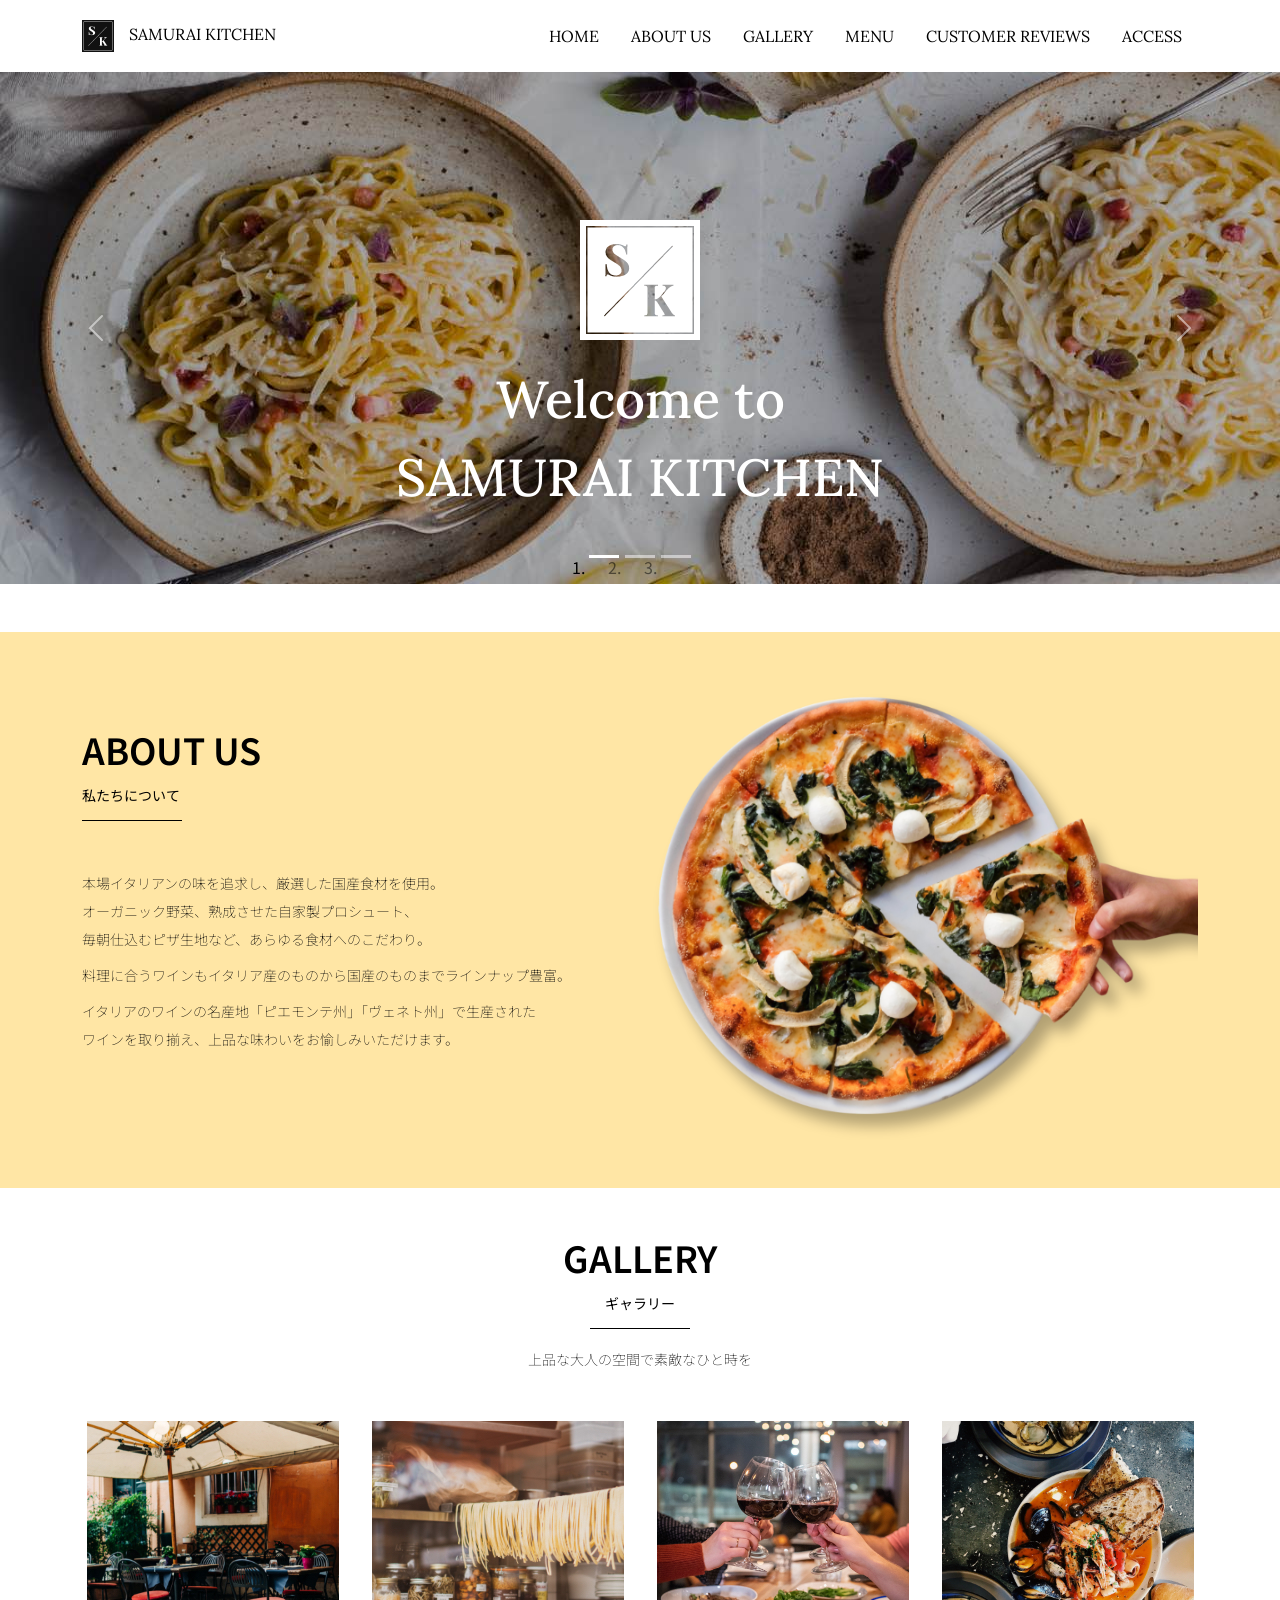
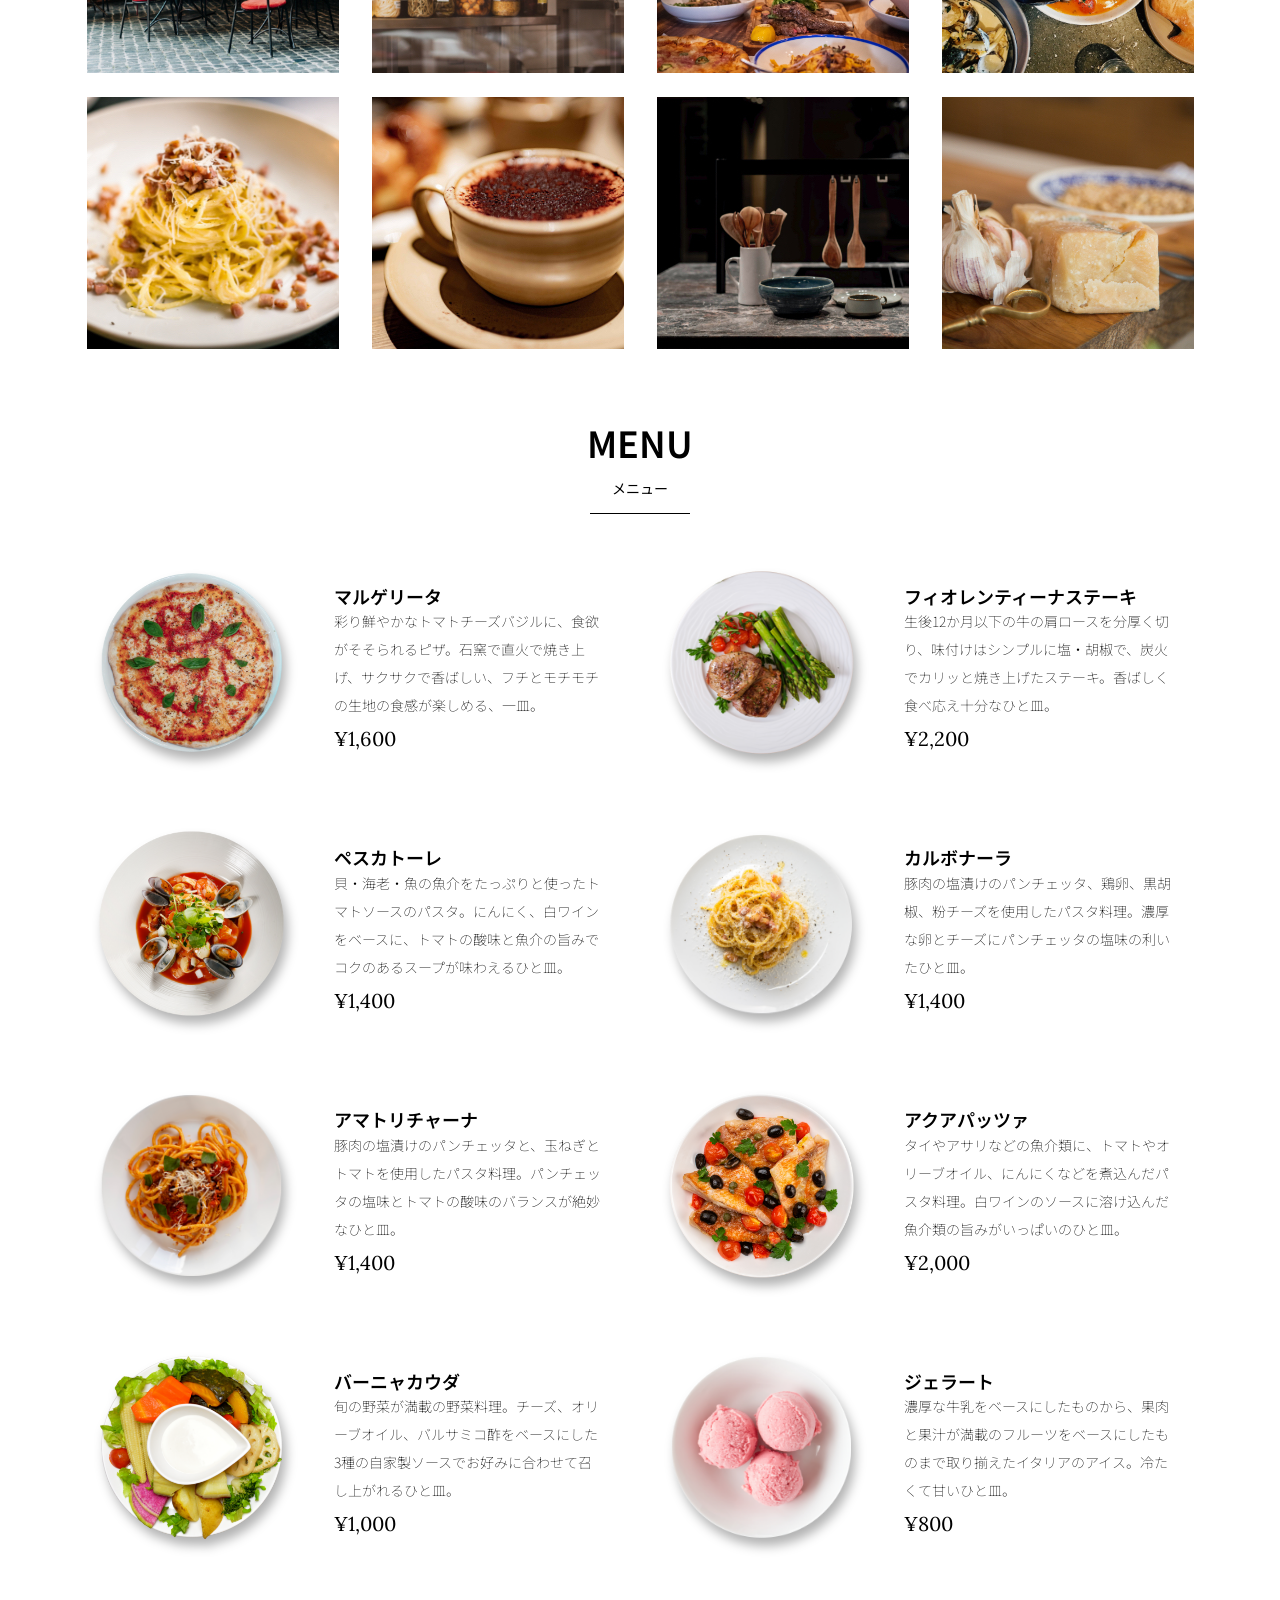
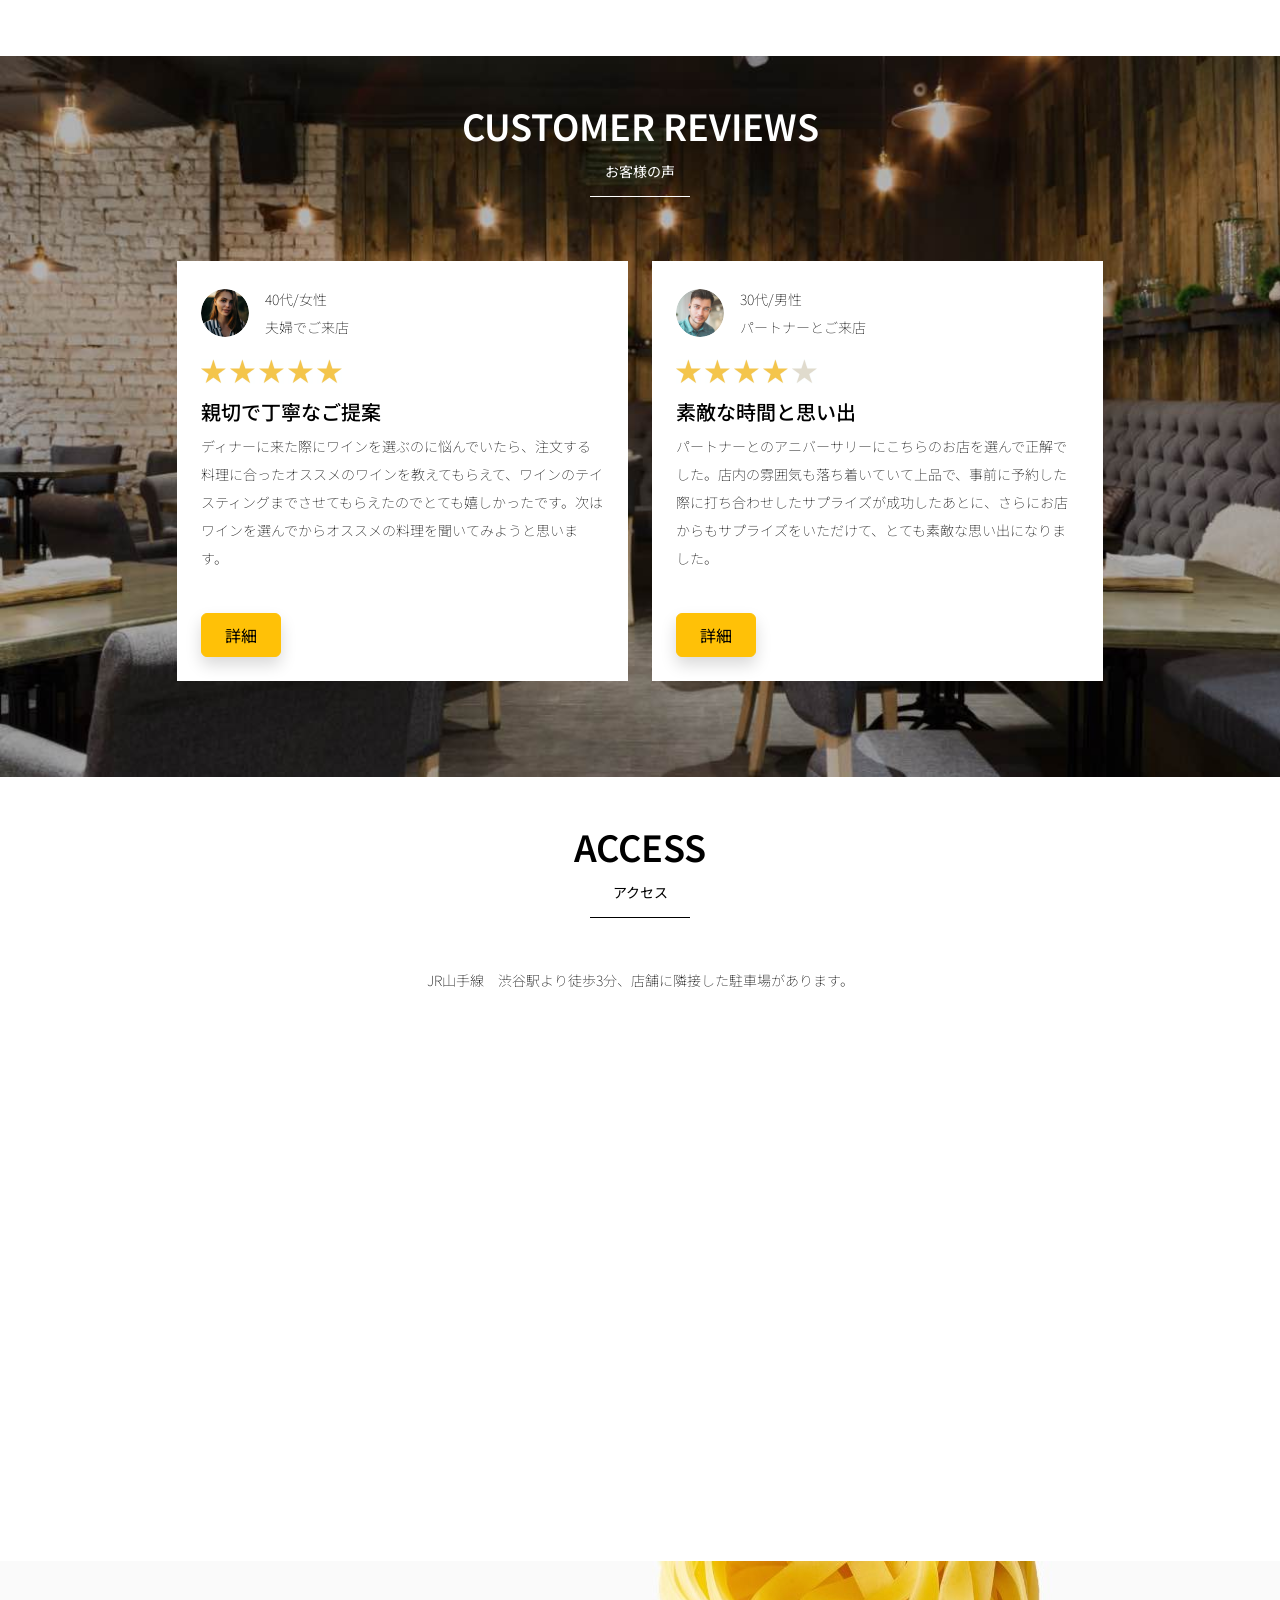
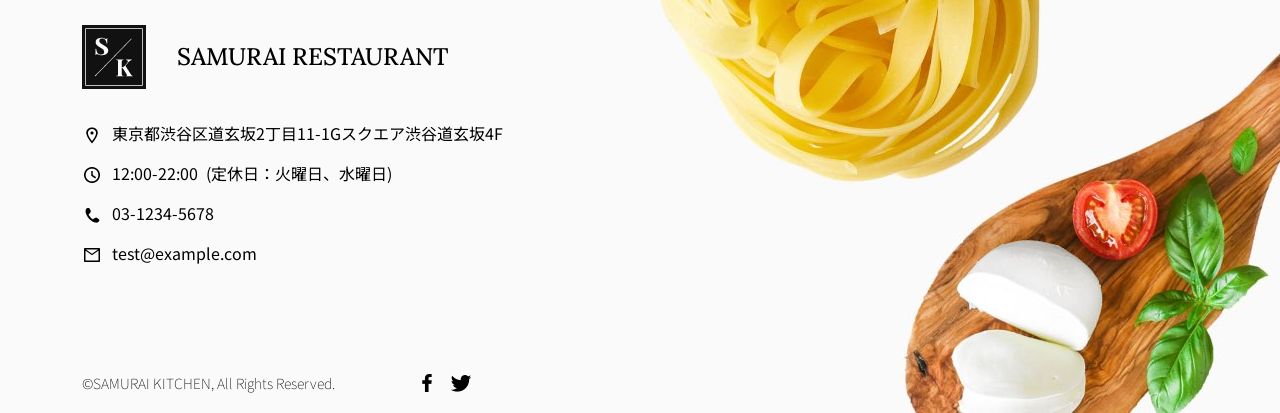
<file: code_for_design_comp/index.html>
<!doctype html>
<html lang="ja">

<head>
  <meta charset="utf-8">
  <meta name="viewport" content="width=device-width, initial-scale=1">
  <meta name="description" content="">
  <meta name="author" content="SAMURAI ENGINEER">
  <title>SAMURAI XD_HTML教材</title>
  <!-- ************************************************ bootstrap.min.cssの読み込み -->
  <link href="https://cdn.jsdelivr.net/npm/bootstrap@5.0.0-beta1/dist/css/bootstrap.min.css" rel="stylesheet"
    integrity="sha384-giJF6kkoqNQ00vy+HMDP7azOuL0xtbfIcaT9wjKHr8RbDVddVHyTfAAsrekwKmP1" crossorigin="anonymous">
  <!-- ************************************************ bootstrap.bundle.min.jsの読み込み -->
  <script src="https://cdn.jsdelivr.net/npm/bootstrap@5.0.0-beta1/dist/js/bootstrap.bundle.min.js"
    integrity="sha384-ygbV9kiqUc6oa4msXn9868pTtWMgiQaeYH7/t7LECLbyPA2x65Kgf80OJFdroafW" crossorigin="anonymous" defer>
  </script>

  <!-- ************************************************ Google Font読み込み -->
  <link rel="preconnect" href="https://fonts.gstatic.com">
  <link href="https://fonts.googleapis.com/css2?family=Lora&display=swap" rel="stylesheet">
  <link href="https://fonts.googleapis.com/css2?family=Noto+Sans+JP:wght@300&display=swap" rel="stylesheet">
  <!-- ************************************************ Font Awesome -->
  <link rel="stylesheet" href="https://use.fontawesome.com/releases/v5.1.0/css/all.css"
    integrity="sha384-lKuwvrZot6UHsBSfcMvOkWwlCMgc0TaWr+30HWe3a4ltaBwTZhyTEggF5tJv8tbt" crossorigin="anonymous">
  <!-- ************************************************今回作成する styles.cssの読み込み -->
  <link href="stylesheet/style.css" rel="stylesheet">
  <!-- ************************************************  -->
</head>

<body>
  <main>
    <!-- ************************************************ ナビゲーションバー開始 -->
     <nav class="navbar navbar-expand-lg">
     <div class="container">
       <a class="navbar-brand my_navbar_brand">
         <img class="img-fluid navbar_brand_logo" src="img/site_logo.png" alt="サイトアイコン"><span>SAMURAI KITCHEN</span>
       </a>
       <div class="navbar-toggler hamburger_menu" data-bs-toggle="collapse" data-bs-target="#navbarNav"
         aria-controls="navbarNav" aria-expanded="false" aria-label="Toggle navigation">
         <input type="checkbox" id="hamburger_btn_check">
         <label for="hamburger_btn_check" class="hamburger_btn">
           <img class="btn_open" src="img/button_open.png" alt="ナビゲーションバーのボタン">
           <img class="btn_close" src="img/button_close.png" alt="ナビゲーションバーのボタン">
         </label>
       </div>
       <div class="collapse navbar-collapse justify-content-end" id="navbarNav">
         <ul class="navbar-nav">
           <li class="nav-item px-2">
             <a class="nav-link my_nav_link my-2" aria-current="page" href="#">HOME</a>
           </li>

           <li class="nav-item px-2">
             <a class="nav-link my_nav_link my-2" href="#about">ABOUT US</a>
           </li>

           <li class="nav-item px-2">
             <a class="nav-link my_nav_link my-2" href="#gallery">GALLERY</a>
           </li>

           <li class="nav-item px-2">
             <a class="nav-link my_nav_link my-2" href="#menu">MENU</a>
           </li>

           <li class="nav-item px-2">
             <a class="nav-link my_nav_link my-2" href="#review">CUSTOMER REVIEWS</a>
           </li>

           <li class="nav-item px-2">
             <a class="nav-link my_nav_link my-2" href="#access">ACCESS</a>
           </li>
             
         </ul>
       </div>
     </div>
   </nav>
    <!-- ************************************************ ナビゲーションバー終了 -->

    <!-- ************************************************ カルーセル開始 -->
     <div id="myCarousel" class="carousel slide mb-5" data-bs-ride="carousel">
  <ol class="carousel-indicators">
    <li data-bs-target="#myCarousel" data-bs-slide-to="0" class="active"></li>
    <li data-bs-target="#myCarousel" data-bs-slide-to="1"></li>
    <li data-bs-target="#myCarousel" data-bs-slide-to="2"></li>
  </ol>

  <div class="carousel-inner">
    <div class="carousel-item active">
      <img src="img/slider-1.jpg" alt="SAMURAI KITCHEN-1">
      <div class="carousel-caption">
        <h1 class="my_carousel_caption">
          Welcome to<br>
          SAMURAI KITCHEN
        </h1>
      </div>
    </div>

    <div class="carousel-item">
      <img src="img/slider-2.jpg" alt="サンプル画像">
      <div class="carousel-caption">
        <h1 class="my_carousel_caption">
          The fabulous combination of&nbsp;wine&nbsp;and&nbsp;food
        </h1>
      </div>
    </div>

    <div class="carousel-item">
      <img src="img/slider-3.jpg" alt="サンプル画像">
      <div class="carousel-caption">
        <h1 class="my_carousel_caption">Get the Italian taste<br>
          at the SAMURAI&nbsp;KITCHEN
        </h1>
      </div>
    </div>

  </div>
  <a class="carousel-control-prev" href="#myCarousel" role="button" data-bs-slide="prev">
    <span class="carousel-control-prev-icon" aria-hidden="true"></span>
    <span class="visually-hidden">Previous</span>
  </a>

  <a class="carousel-control-next" href="#myCarousel" role="button" data-bs-slide="next">
    <span class="carousel-control-next-icon" aria-hidden="true"></span>
    <span class="visually-hidden">Next</span>
  </a>
</div>
    <!-- ************************************************ カルーセル終了 -->

    <!-- ************************************************ アバウトセクション開始 -->
    <section class="about_us_bg" id="about">
  <div class="container py-5 mb-5">
    <div class="row">
      <div class="col-lg-6 text-left">
        <div class="py-5">
          <h2 class="section_title about mb-5">
            ABOUT US
          </h2>
          <p class="mb-2">
            本場イタリアンの味を追求し、厳選した国産食材を使用。<br>
            オーガニック野菜、熟成させた自家製プロシュート、<br>
            毎朝仕込むピザ生地など、あらゆる食材へのこだわり。<br>
          </p>
          <p class="mb-2">
            料理に合うワインもイタリア産のものから国産のものまでラインナップ豊富。<br>
          </p>
          <p class="mb-2">
            イタリアのワインの名産地「ピエモンテ州」「ヴェネト州」で生産された<br>
            ワインを取り揃え、上品な味わいをお愉しみいただけます。<br>
          </p>
        </div>
      </div>
      <div class="col-lg-6">
        <img src="img/img-about-us.png" class="img-fluid" alt="pizza">
      </div>
    </div>
  </div>
</section>
    <!-- ************************************************ アバウトセクション終了 -->

    <!-- ギャラリーセクション開始 -->
    <section id="gallery">
      <div class="container mb-5">
        <h2 class="mb-3 section_title gallery text-center">GALLERY</h2>
        <p class="text-center mb-5">
          上品な大人の空間で素敵なひと時を
        </p>

        <div class="row">
          <div class="col-6 col-lg-3 mb-4 d-flex justify-content-center">
            <img class="img-fluid" src="img/gallery-1.jpg" alt="サンプル画像">
          </div>

          <div class="col-6 col-lg-3 mb-4 d-flex justify-content-center">
            <img class="img-fluid" src="img/gallery-2.jpg" alt="サンプル画像">
          </div>

          <div class="col-6 col-lg-3 mb-4 d-flex justify-content-center">
            <img class="img-fluid" src="img/gallery-3.jpg" alt="サンプル画像">
          </div>

          <div class="col-6 col-lg-3 mb-4 d-flex justify-content-center">
            <img class="img-fluid" src="img/gallery-4.jpg" alt="サンプル画像">
          </div>

          <div class="col-6 col-lg-3 mb-4 d-flex justify-content-center">
            <img class="img-fluid" src="img/gallery-5.jpg" alt="サンプル画像">
          </div>

          <div class="col-6 col-lg-3 mb-4 d-flex justify-content-center">
            <img class="img-fluid" src="img/gallery-6.jpg" alt="サンプル画像">
          </div>

          <div class="col-6 col-lg-3 mb-4 d-flex justify-content-center">
            <img class="img-fluid" src="img/gallery-7.jpg" alt="サンプル画像">
          </div>

          <div class="col-6 col-lg-3 mb-4 d-flex justify-content-center">
            <img class="img-fluid" src="img/gallery-8.jpg" alt="サンプル画像">
          </div>

        </div>
      </div>
    </section>
    <!-- ギャラリーセクション終了 -->

    <!-- メニューセクション -->
    <section id="menu">
      <div class="container">
        <div class="row">
          <div class="col-lg-12">
            <h2 class="section_title menu text-center mb-5">MENU</h2>
          </div>
        </div>
      </div>

      <div class="container mb-5">
        <div class="row">
          <div class="col-12 col-lg-6">
            <div class="row g-0 mb-4">
              <div class="col-12 col-lg-5 text-center">
                <img src="img/margherita.png" class="img-fluid" alt="マルゲリータ">
              </div>
              <div class="col-12 col-lg-7 p-4">
              <h4 class="mb-0 menu_title">マルゲリータ</h4>
                <p class="my-auto">彩り鮮やかなトマトチーズバジルに、食欲がそそられるピザ。石窯で直火で焼き上げ、サクサクで香ばしい、フチとモチモチの生地の食感が楽しめる、一皿。</p>
                <p class="menu_price">¥1,600</p>
              </div>
            </div>
          </div>

          <div class="col-12 col-lg-6">
            <div class="row g-0 mb-4">
              <div class="col-12 col-lg-5 text-center">
              <img src="img/steak.png" class="img-fluid" alt="フィオレンティーナステーキ">
              </div>
              <div class="col-12 col-lg-7 p-4">
                <h4 class="mb-0 menu_title">フィオレンティーナステーキ</h4>
                <p class="my-auto">生後12か月以下の牛の肩ロースを分厚く切り、味付けはシンプルに塩・胡椒で、炭火でカリッと焼き上げたステーキ。香ばしく食べ応え十分なひと皿。</p>
                <p class="menu_price">¥2,200</p>
              </div>
            </div>
          </div>

          <div class="col-12 col-lg-6">
            <div class="row g-0 mb-4">
              <div class="col-12 col-lg-5 text-center">
                <img src="img/pescatore.png" class="img-fluid" alt="ペスカトーレ">
              </div>
              <div class="col-12 col-lg-7 p-4">
                <h4 class="mb-0 menu_title">ペスカトーレ</h4>
                <p class="my-auto">貝・海老・魚の魚介をたっぷりと使ったトマトソースのパスタ。にんにく、白ワインをベースに、トマトの酸味と魚介の旨みでコクのあるスープが味わえるひと皿。</p>
                <p class="menu_price">¥1,400</p>
              </div>
            </div>
          </div>

          <div class="col-12 col-lg-6">
            <div class="row g-0 mb-4">
              <div class="col-12 col-lg-5 text-center">
                <img src="img/carbonara.png" class="img-fluid" alt="カルボナーラ">
              </div>
              <div class="col-12 col-lg-7 p-4">
                <h4 class="mb-0 menu_title">カルボナーラ</h4>
                <p class="my-auto">豚肉の塩漬けのパンチェッタ、鶏卵、黒胡椒、粉チーズを使用したパスタ料理。濃厚な卵とチーズにパンチェッタの塩味の利いたひと皿。</p>
                <p class="menu_price">¥1,400</p>
              </div>
            </div>
          </div>

          <div class="col-12 col-lg-6">
            <div class="row g-0 mb-4">
              <div class="col-12 col-lg-5 text-center">
                <img src="img/amatriciana.png" class="img-fluid" alt="アマトリチャーナ">
              </div>
              <div class="col-12 col-lg-7 p-4">
                <h4 class="mb-0 menu_title">アマトリチャーナ</h4>
                <p class="my-auto">豚肉の塩漬けのパンチェッタと、玉ねぎとトマトを使用したパスタ料理。パンチェッタの塩味とトマトの酸味のバランスが絶妙なひと皿。</p>
                <p class="menu_price">¥1,400</p>
              </div>
            </div>
          </div>

          <div class="col-12 col-lg-6">
            <div class="row g-0 mb-4">
              <div class="col-12 col-lg-5 text-center">
                <img src="img/acqua-pazza.png" class="img-fluid" alt="アクアパッツァ">
              </div>
              <div class="col-12 col-lg-7 p-4">
                <h4 class="mb-0 menu_title">アクアパッツァ</h4>
                <p class="my-auto">タイやアサリなどの魚介類に、トマトやオリーブオイル、にんにくなどを煮込んだパスタ料理。白ワインのソースに溶け込んだ魚介類の旨みがいっぱいのひと皿。</p>
                <p class="menu_price">¥2,000</p>
              </div>
            </div>
          </div>

          <div class="col-12 col-lg-6">
            <div class="row g-0 mb-4">
              <div class="col-12 col-lg-5 text-center">
                <img src="img/bagna-cauda.png" class="img-fluid" alt="バーニャカウダ">
              </div>
              <div class="col-12 col-lg-7 p-4">
                <h4 class="mb-0 menu_title">バーニャカウダ</h4>
                <p class="my-auto">旬の野菜が満載の野菜料理。チーズ、オリーブオイル、バルサミコ酢をベースにした3種の自家製ソースでお好みに合わせて召し上がれるひと皿。</p>
                <p class="menu_price">¥1,000</p>
              </div>
            </div>
          </div>

          <div class="col-12 col-lg-6">
            <div class="row g-0 mb-4">
              <div class="col-12 col-lg-5 text-center">
                <img src="img/gelato.png" class="img-fluid" alt="ジェラート">
              </div>
              <div class="col-12 col-lg-7 p-4">
                <h4 class="mb-0 menu_title">ジェラート</h4>
                <p class="my-auto">濃厚な牛乳をベースにしたものから、果肉と果汁が満載のフルーツをベースにしたものまで取り揃えたイタリアのアイス。冷たくて甘いひと皿。</p>
                <p class="menu_price">¥800</p>
              </div>
            </div>
          </div>
        </div>
      </div>
    </section>
    <!-- メニューセクション終了 -->

    <!-- レビューセクション開始 -->
    <section id="review">
      <div class="review_wrapper">
        <div class="container py-5 mb-5">
          <div class="text-center mb-5">
            <h2 class="section_title review text-center text-white">CUSTOMER REVIEWS</h2>
          </div>
          <div class="row pb-5 justify-content-center">
            <div class="col-12 col-lg-5 mt-3">
              <div class="bg-white h_420">
                <div class="p-4">
                  <div class="d-flex align-items-center">
                    <img src="img/customer-woman.png" class="reviewer_img" alt="サンプル画像">
                    <div>
                      <p class="my-0">40代/女性</p>
                      <p class="my-0">夫婦でご来店</p>
                    </div>
                  </div>
                  <div class="my-3">
                    <img src="img/star-point.png" class="star_img" alt="star">
                    <img src="img/star-point.png" class="star_img" alt="star">
                    <img src="img/star-point.png" class="star_img" alt="star">
                    <img src="img/star-point.png" class="star_img" alt="star">
                    <img src="img/star-point.png" class="star_img" alt="star">
                  </div>
                  <h5>親切で丁寧なご提案</h5>
                  <p>
                    ディナーに来た際にワインを選ぶのに悩んでいたら、注文する料理に合ったオススメのワインを教えてもらえて、ワインのテイスティングまでさせてもらえたのでとても嬉しかったです。次はワインを選んでからオススメの料理を聞いてみようと思います。
                  </p>
                  <button type="button" class="btn btn-warning shadow fix_bottom">詳細</button>
                </div>
              </div>
            </div>
            <div class="col-12 col-lg-5 mt-3">
              <div class="bg-white h_420">
                <div class="p-4">
                  <div class="d-flex align-items-center">
                    <img src="img/customer-man.png" class="reviewer_img" alt="サンプル画像">
                    <div>
                      <p class="my-0">30代/男性</p>
                      <p class="my-0">パートナーとご来店</p>
                    </div>
                  </div>
                  <div class="my-3">
                    <img src="img/star-point.png" class="star_img" alt="star">
                    <img src="img/star-point.png" class="star_img" alt="star">
                    <img src="img/star-point.png" class="star_img" alt="star">
                    <img src="img/star-point.png" class="star_img" alt="star">
                    <img src="img/star-no-point.png" class="star_img" alt="no-star">
                  </div>
                  <h5>素敵な時間と思い出</h5>
                  <p>
                    パートナーとのアニバーサリーにこちらのお店を選んで正解でした。店内の雰囲気も落ち着いていて上品で、事前に予約した際に打ち合わせしたサプライズが成功したあとに、さらにお店からもサプライズをいただけて、とても素敵な思い出になりました。
                  </p>
                  <button type="button" class="btn btn-warning shadow fix_bottom">詳細</button>
                </div>
              </div>
            </div>
          </div>
        </div>
      </div>
    </section> 
    <!-- レビューセクション終了 -->

    <!-- アクセスセクション開始 -->
    <section id="access">
      <div class="container">

        <div class="row">
          <div class="col-lg-12 text-center mb-5">
            <h2 class="section_title text-center access mb-5">ACCESS</h2>
            <p>JR山手線　渋谷駅より徒歩3分、店舗に隣接した駐車場があります。</p>
          </div>
        </div>
      </div>

      <div class="container mb-5 px-2">
        <iframe
          src="https://www.google.com/maps/embed?pb=!1m18!1m12!1m3!1d12967.114087343349!2d139.687349334065!3d35.657827993593834!2m3!1f0!2f0!3f0!3m2!1i1024!2i768!4f1.1!3m3!1m2!1s0x6018f5209bb80c49%3A0x7abbc1a9d7d575eb!2z5qCq5byP5Lya56S-5L6N!5e0!3m2!1sja!2sjp!4v1623882550231!5m2!1sja!2sjp"
          class="w-100" style="height: 50vh;" loading="lazy"></iframe>
      </div>
    </section>
    <!-- アクセスセクション終了 -->


        <!-- フッター開始 -->
    <footer id="footer">
      <div class="container">
        <div class="row">
          <div class="col-12 col-lg-6 position-relative">
            <div class="row pt-5">
              <div class="col-lg-2 text-center my-3">
                <img class="img-fluid footer_brand_logo" src="img/site_logo.png" alt="サンプル画像">
              </div>
              <div class="col-lg-10 align-self-center my-3">
                <h2 class="m-0 footer_text">SAMURAI RESTAURANT</h2>
              </div>
            </div>

            <div class="restaurant_info py-3">
              <div class="d-flex mb-3">
                <img src="img/icon-Marker.png" alt="marker">
                <p class="p-0 m-0">東京都渋谷区道玄坂2丁目11-1Gスクエア渋谷道玄坂4F</p>
              </div>
              <div class="d-flex mb-3">
                <img src="img/icon-Clock.png" alt="clock">
                <p class="p-0 m-0">12:00-22:00&nbsp;&nbsp;(定休日：火曜日、水曜日)</p>
              </div>
              <div class="d-flex mb-3">
                <img src="img/icon-Phone.png" alt="phone">
                <p class="p-0 m-0">03-1234-5678</p>
              </div>
              <div class="d-flex mb-3">
                <img src="img/icon-Mail.png" alt="mail">
                <p class="p-0 m-0">test@example.com</p>
              </div>
            </div>

            <div class="copy_right align-items-center">
              <p>
                ©SAMURAI KITCHEN, All Rights Reserved.
              </p>
              <img src="img/icon-facebook.png" class="sns_img" alt="facebook">
              <img src="img/icon-twitter.png" class="sns_img" alt="twitter">
            </div>
          </div>

          <div class="col-12 col-lg-6 d-none d-lg-block">
            <img src="img/background-footer.jpg" alt="背景画像">
          </div>
        </div>
      </div>
    </footer>
    <!-- フッター終了 -->
  </main>
</body>

</html>
</file>
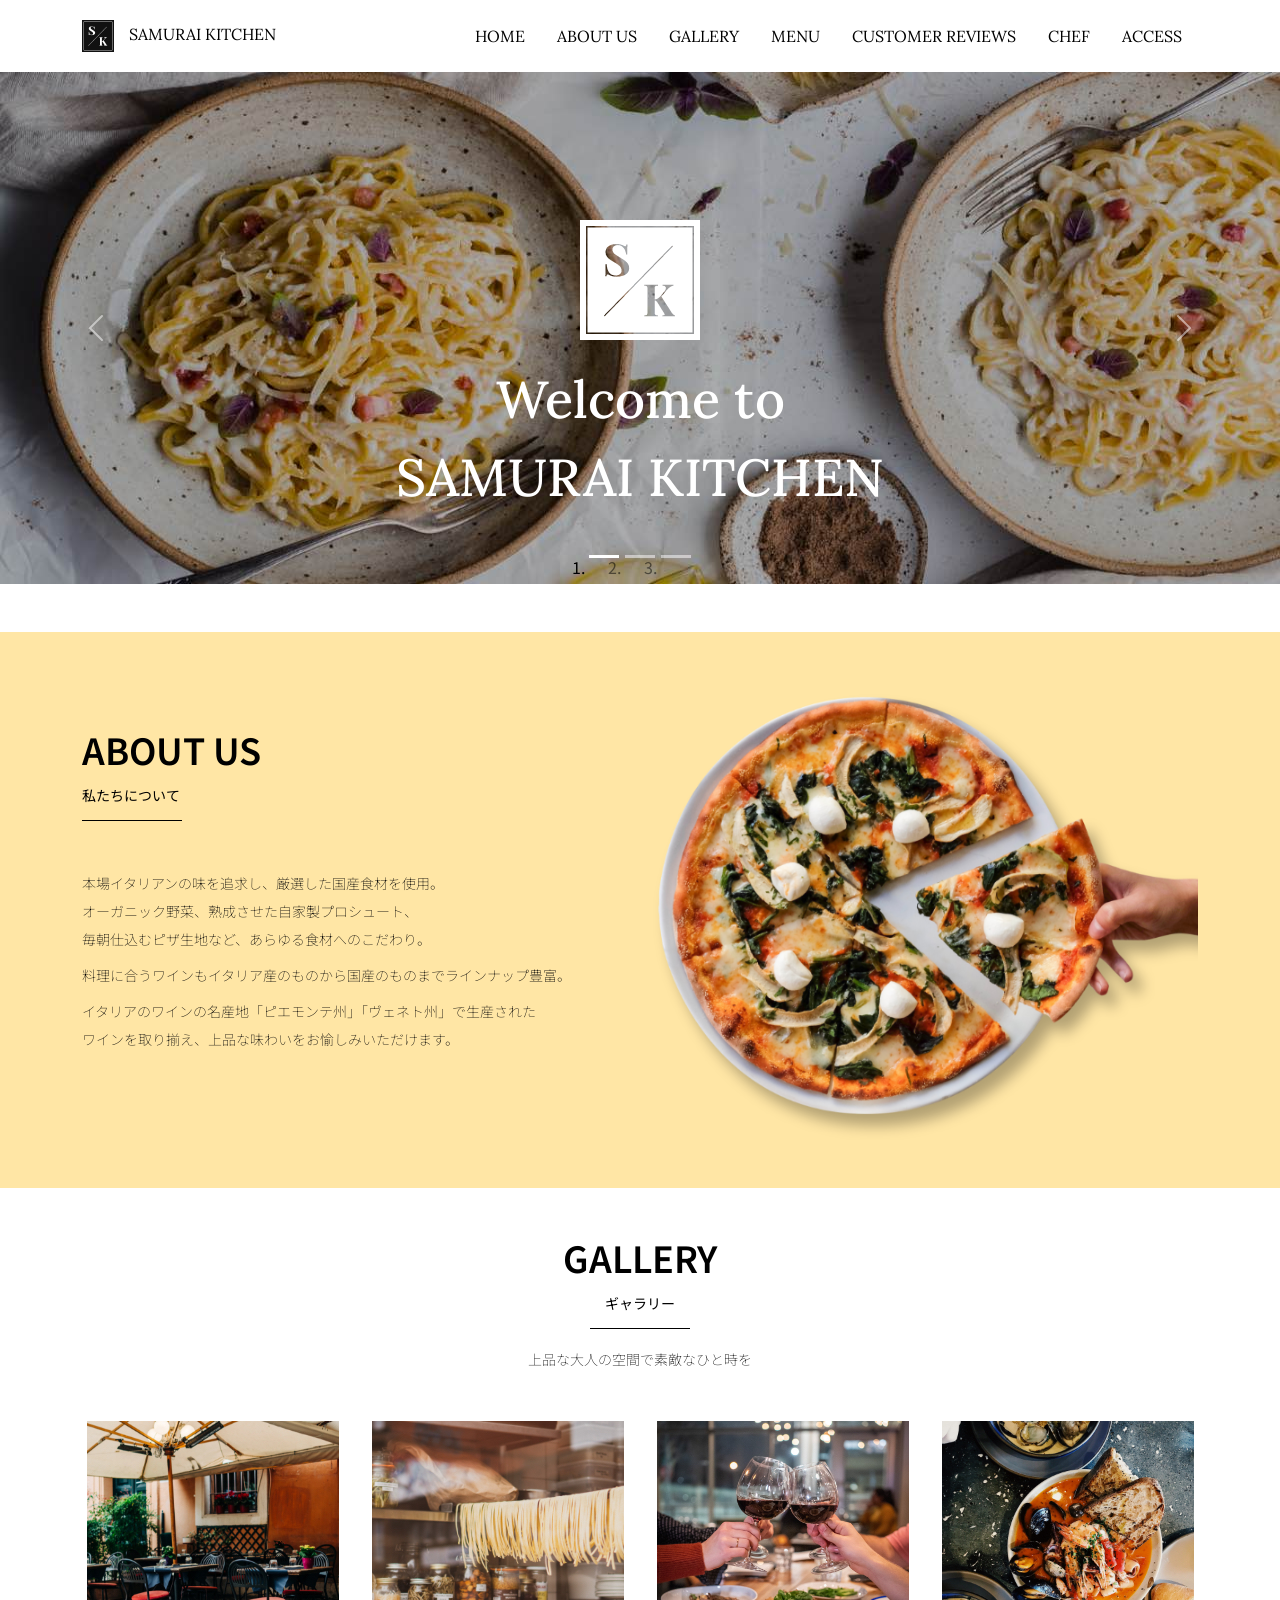
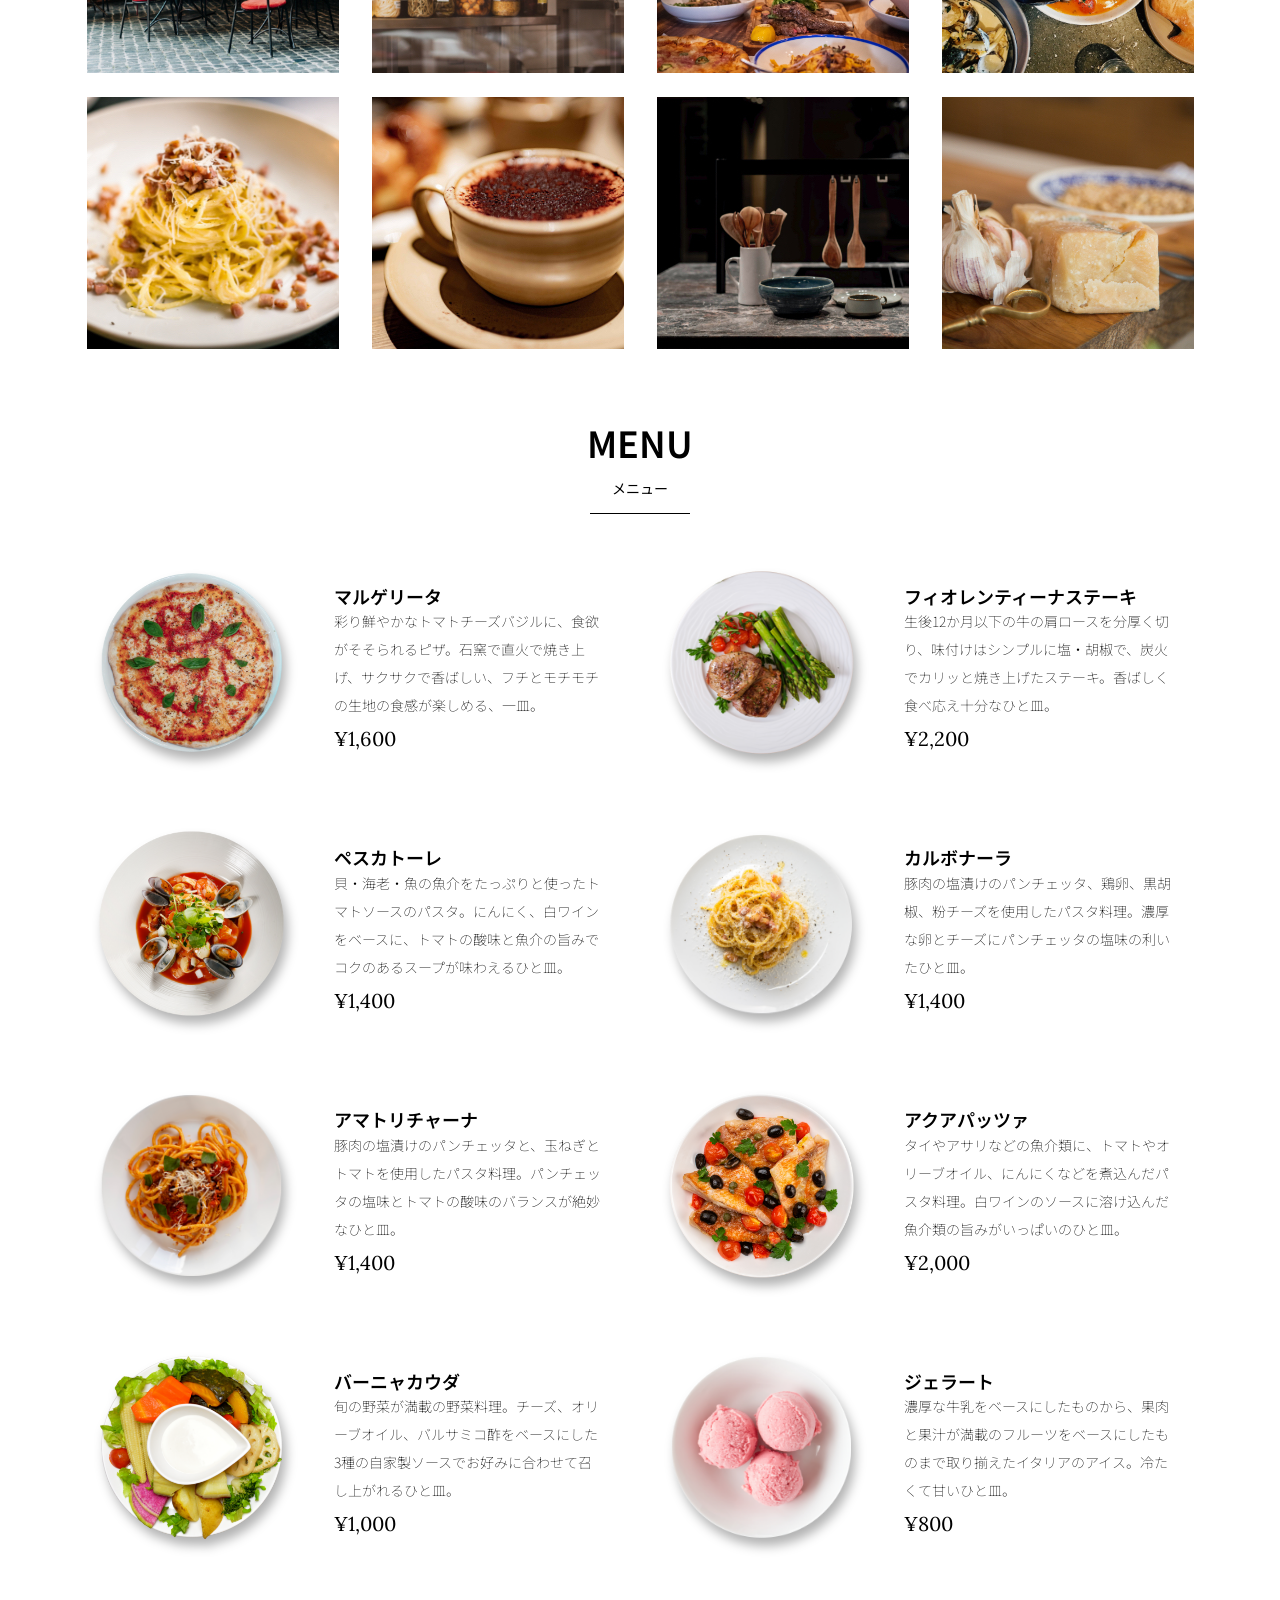
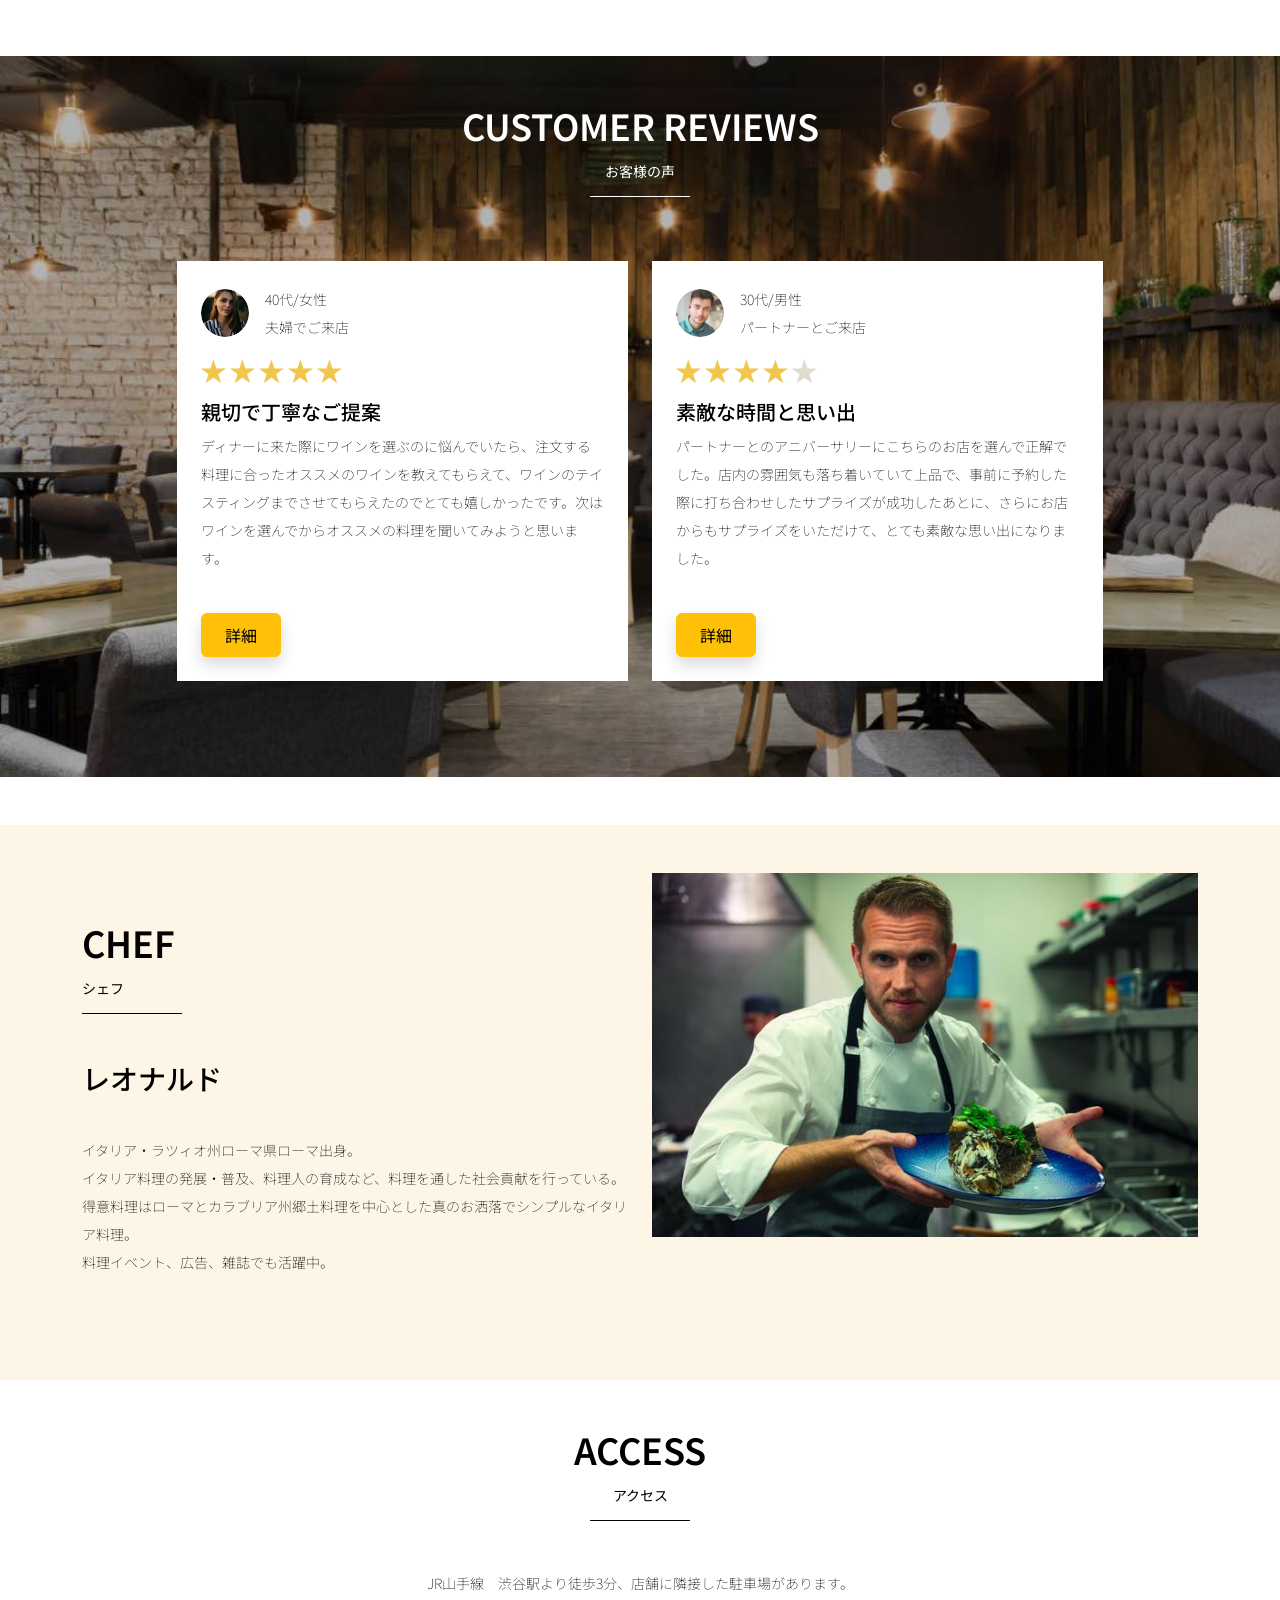
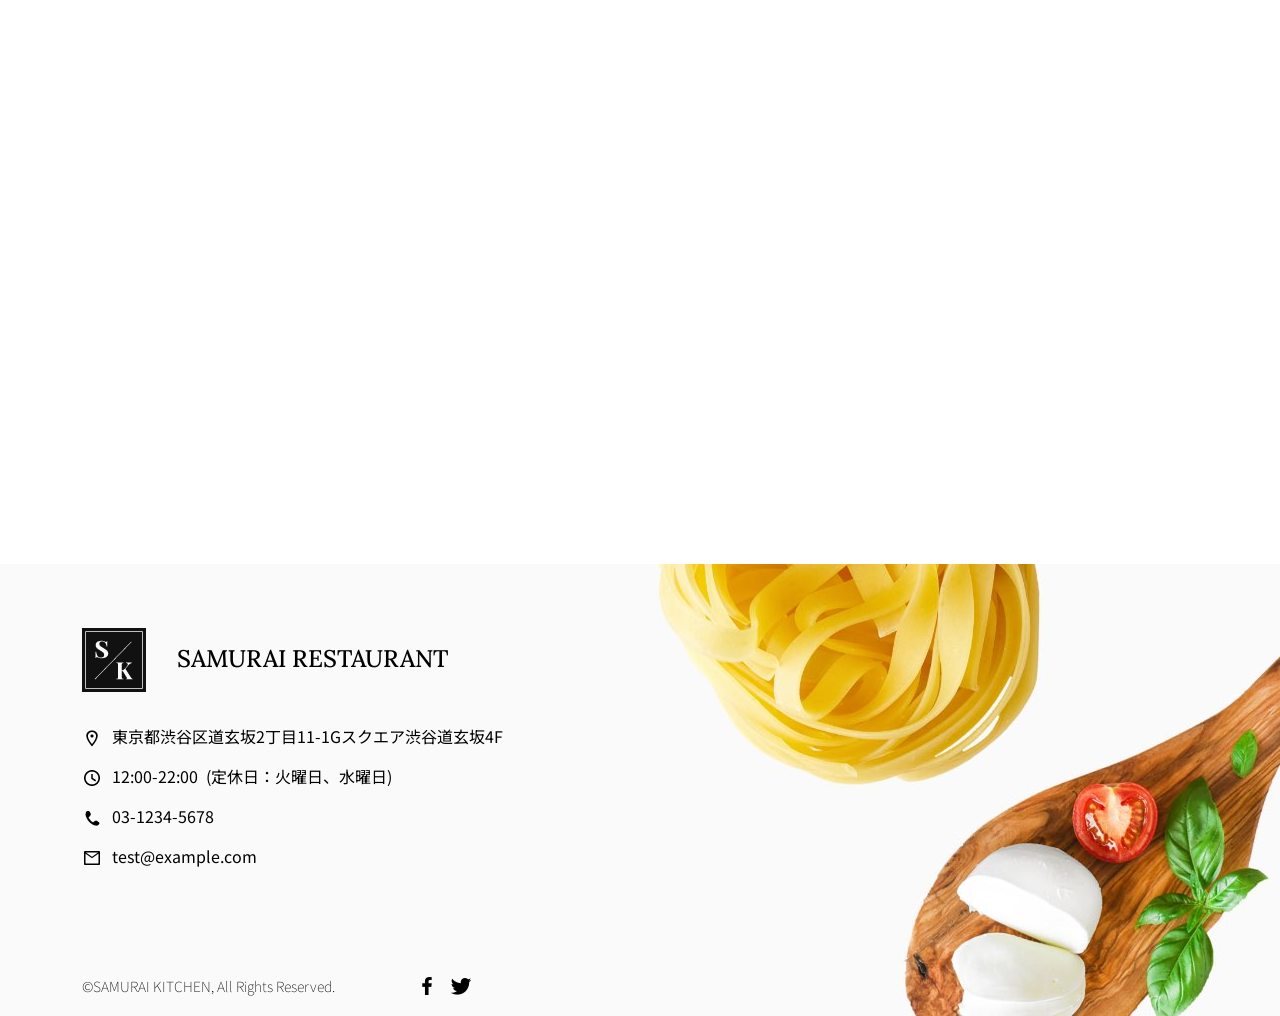
<file: kadai_015/index.html>
<!doctype html>
<html lang="ja">

<head>
  <meta charset="utf-8">
  <meta name="viewport" content="width=device-width, initial-scale=1">
  <meta name="description" content="">
  <meta name="author" content="SAMURAI ENGINEER">
  <title>SAMURAI XD_HTML教材</title>
  <!-- ************************************************ bootstrap.min.cssの読み込み -->
  <link href="https://cdn.jsdelivr.net/npm/bootstrap@5.0.0-beta1/dist/css/bootstrap.min.css" rel="stylesheet"
    integrity="sha384-giJF6kkoqNQ00vy+HMDP7azOuL0xtbfIcaT9wjKHr8RbDVddVHyTfAAsrekwKmP1" crossorigin="anonymous">
  <!-- ************************************************ bootstrap.bundle.min.jsの読み込み -->
  <script src="https://cdn.jsdelivr.net/npm/bootstrap@5.0.0-beta1/dist/js/bootstrap.bundle.min.js"
    integrity="sha384-ygbV9kiqUc6oa4msXn9868pTtWMgiQaeYH7/t7LECLbyPA2x65Kgf80OJFdroafW" crossorigin="anonymous" defer>
  </script>

  <!-- ************************************************ Google Font読み込み -->
  <link rel="preconnect" href="https://fonts.gstatic.com">
  <link href="https://fonts.googleapis.com/css2?family=Lora&display=swap" rel="stylesheet">
  <link href="https://fonts.googleapis.com/css2?family=Noto+Sans+JP:wght@300&display=swap" rel="stylesheet">
  <!-- ************************************************ Font Awesome -->
  <link rel="stylesheet" href="https://use.fontawesome.com/releases/v5.1.0/css/all.css"
    integrity="sha384-lKuwvrZot6UHsBSfcMvOkWwlCMgc0TaWr+30HWe3a4ltaBwTZhyTEggF5tJv8tbt" crossorigin="anonymous">
  <!-- ************************************************今回作成する styles.cssの読み込み -->
  <link href="stylesheet/style.css" rel="stylesheet">
  <!-- ************************************************  -->
</head>

<body>
  <main>
    <!-- ************************************************ ナビゲーションバー開始 -->
     <nav class="navbar navbar-expand-lg">
     <div class="container">
       <a class="navbar-brand my_navbar_brand">
         <img class="img-fluid navbar_brand_logo" src="img/site_logo.png" alt="サイトアイコン"><span>SAMURAI KITCHEN</span>
       </a>
       <div class="navbar-toggler hamburger_menu" data-bs-toggle="collapse" data-bs-target="#navbarNav"
         aria-controls="navbarNav" aria-expanded="false" aria-label="Toggle navigation">
         <input type="checkbox" id="hamburger_btn_check">
         <label for="hamburger_btn_check" class="hamburger_btn">
           <img class="btn_open" src="img/button_open.png" alt="ナビゲーションバーのボタン">
           <img class="btn_close" src="img/button_close.png" alt="ナビゲーションバーのボタン">
         </label>
       </div>
       <div class="collapse navbar-collapse justify-content-end" id="navbarNav">
         <ul class="navbar-nav">
           <li class="nav-item px-2">
             <a class="nav-link my_nav_link my-2" aria-current="page" href="#">HOME</a>
           </li>

           <li class="nav-item px-2">
             <a class="nav-link my_nav_link my-2" href="#about">ABOUT US</a>
           </li>

           <li class="nav-item px-2">
             <a class="nav-link my_nav_link my-2" href="#gallery">GALLERY</a>
           </li>

           <li class="nav-item px-2">
             <a class="nav-link my_nav_link my-2" href="#menu">MENU</a>
           </li>

           <li class="nav-item px-2">
             <a class="nav-link my_nav_link my-2" href="#review">CUSTOMER REVIEWS</a>
           </li>

           <li class="nav-item px-2">
             <a class="nav-link my_nav_link my-2" href="#chef">CHEF</a>
           </li>

           <li class="nav-item px-2">
             <a class="nav-link my_nav_link my-2" href="#access">ACCESS</a>
           </li>
             
         </ul>
       </div>
     </div>
   </nav>
    <!-- ************************************************ ナビゲーションバー終了 -->

    <!-- ************************************************ カルーセル開始 -->
     <div id="myCarousel" class="carousel slide mb-5" data-bs-ride="carousel">
  <ol class="carousel-indicators">
    <li data-bs-target="#myCarousel" data-bs-slide-to="0" class="active"></li>
    <li data-bs-target="#myCarousel" data-bs-slide-to="1"></li>
    <li data-bs-target="#myCarousel" data-bs-slide-to="2"></li>
  </ol>

  <div class="carousel-inner">
    <div class="carousel-item active">
      <img src="img/slider-1.jpg" alt="SAMURAI KITCHEN-1">
      <div class="carousel-caption">
        <h1 class="my_carousel_caption">
          Welcome to<br>
          SAMURAI KITCHEN
        </h1>
      </div>
    </div>

    <div class="carousel-item">
      <img src="img/slider-2.jpg" alt="サンプル画像">
      <div class="carousel-caption">
        <h1 class="my_carousel_caption">
          The fabulous combination of&nbsp;wine&nbsp;and&nbsp;food
        </h1>
      </div>
    </div>

    <div class="carousel-item">
      <img src="img/slider-3.jpg" alt="サンプル画像">
      <div class="carousel-caption">
        <h1 class="my_carousel_caption">Get the Italian taste<br>
          at the SAMURAI&nbsp;KITCHEN
        </h1>
      </div>
    </div>

  </div>
  <a class="carousel-control-prev" href="#myCarousel" role="button" data-bs-slide="prev">
    <span class="carousel-control-prev-icon" aria-hidden="true"></span>
    <span class="visually-hidden">Previous</span>
  </a>

  <a class="carousel-control-next" href="#myCarousel" role="button" data-bs-slide="next">
    <span class="carousel-control-next-icon" aria-hidden="true"></span>
    <span class="visually-hidden">Next</span>
  </a>
</div>
    <!-- ************************************************ カルーセル終了 -->

    <!-- ************************************************ アバウトセクション開始 -->
    <section class="about_us_bg" id="about">
  <div class="container py-5 mb-5">
    <div class="row">
      <div class="col-lg-6 text-left">
        <div class="py-5">
          <h2 class="section_title about mb-5">
            ABOUT US
          </h2>
          <p class="mb-2">
            本場イタリアンの味を追求し、厳選した国産食材を使用。<br>
            オーガニック野菜、熟成させた自家製プロシュート、<br>
            毎朝仕込むピザ生地など、あらゆる食材へのこだわり。<br>
          </p>
          <p class="mb-2">
            料理に合うワインもイタリア産のものから国産のものまでラインナップ豊富。<br>
          </p>
          <p class="mb-2">
            イタリアのワインの名産地「ピエモンテ州」「ヴェネト州」で生産された<br>
            ワインを取り揃え、上品な味わいをお愉しみいただけます。<br>
          </p>
        </div>
      </div>
      <div class="col-lg-6">
        <img src="img/img-about-us.png" class="img-fluid" alt="pizza">
      </div>
    </div>
  </div>
</section>
    <!-- ************************************************ アバウトセクション終了 -->

    <!-- ギャラリーセクション開始 -->
    <section id="gallery">
      <div class="container mb-5">
        <h2 class="mb-3 section_title gallery text-center">GALLERY</h2>
        <p class="text-center mb-5">
          上品な大人の空間で素敵なひと時を
        </p>

        <div class="row">
          <div class="col-6 col-lg-3 mb-4 d-flex justify-content-center">
            <img class="img-fluid" src="img/gallery-1.jpg" alt="サンプル画像">
          </div>

          <div class="col-6 col-lg-3 mb-4 d-flex justify-content-center">
            <img class="img-fluid" src="img/gallery-2.jpg" alt="サンプル画像">
          </div>

          <div class="col-6 col-lg-3 mb-4 d-flex justify-content-center">
            <img class="img-fluid" src="img/gallery-3.jpg" alt="サンプル画像">
          </div>

          <div class="col-6 col-lg-3 mb-4 d-flex justify-content-center">
            <img class="img-fluid" src="img/gallery-4.jpg" alt="サンプル画像">
          </div>

          <div class="col-6 col-lg-3 mb-4 d-flex justify-content-center">
            <img class="img-fluid" src="img/gallery-5.jpg" alt="サンプル画像">
          </div>

          <div class="col-6 col-lg-3 mb-4 d-flex justify-content-center">
            <img class="img-fluid" src="img/gallery-6.jpg" alt="サンプル画像">
          </div>

          <div class="col-6 col-lg-3 mb-4 d-flex justify-content-center">
            <img class="img-fluid" src="img/gallery-7.jpg" alt="サンプル画像">
          </div>

          <div class="col-6 col-lg-3 mb-4 d-flex justify-content-center">
            <img class="img-fluid" src="img/gallery-8.jpg" alt="サンプル画像">
          </div>

        </div>
      </div>
    </section>
    <!-- ギャラリーセクション終了 -->

    <!-- メニューセクション -->
    <section id="menu">
      <div class="container">
        <div class="row">
          <div class="col-lg-12">
            <h2 class="section_title menu text-center mb-5">MENU</h2>
          </div>
        </div>
      </div>

      <div class="container mb-5">
        <div class="row">
          <div class="col-12 col-lg-6">
            <div class="row g-0 mb-4">
              <div class="col-12 col-lg-5 text-center">
                <img src="img/margherita.png" class="img-fluid" alt="マルゲリータ">
              </div>
              <div class="col-12 col-lg-7 p-4">
              <h4 class="mb-0 menu_title">マルゲリータ</h4>
                <p class="my-auto">彩り鮮やかなトマトチーズバジルに、食欲がそそられるピザ。石窯で直火で焼き上げ、サクサクで香ばしい、フチとモチモチの生地の食感が楽しめる、一皿。</p>
                <p class="menu_price">¥1,600</p>
              </div>
            </div>
          </div>

          <div class="col-12 col-lg-6">
            <div class="row g-0 mb-4">
              <div class="col-12 col-lg-5 text-center">
              <img src="img/steak.png" class="img-fluid" alt="フィオレンティーナステーキ">
              </div>
              <div class="col-12 col-lg-7 p-4">
                <h4 class="mb-0 menu_title">フィオレンティーナステーキ</h4>
                <p class="my-auto">生後12か月以下の牛の肩ロースを分厚く切り、味付けはシンプルに塩・胡椒で、炭火でカリッと焼き上げたステーキ。香ばしく食べ応え十分なひと皿。</p>
                <p class="menu_price">¥2,200</p>
              </div>
            </div>
          </div>

          <div class="col-12 col-lg-6">
            <div class="row g-0 mb-4">
              <div class="col-12 col-lg-5 text-center">
                <img src="img/pescatore.png" class="img-fluid" alt="ペスカトーレ">
              </div>
              <div class="col-12 col-lg-7 p-4">
                <h4 class="mb-0 menu_title">ペスカトーレ</h4>
                <p class="my-auto">貝・海老・魚の魚介をたっぷりと使ったトマトソースのパスタ。にんにく、白ワインをベースに、トマトの酸味と魚介の旨みでコクのあるスープが味わえるひと皿。</p>
                <p class="menu_price">¥1,400</p>
              </div>
            </div>
          </div>

          <div class="col-12 col-lg-6">
            <div class="row g-0 mb-4">
              <div class="col-12 col-lg-5 text-center">
                <img src="img/carbonara.png" class="img-fluid" alt="カルボナーラ">
              </div>
              <div class="col-12 col-lg-7 p-4">
                <h4 class="mb-0 menu_title">カルボナーラ</h4>
                <p class="my-auto">豚肉の塩漬けのパンチェッタ、鶏卵、黒胡椒、粉チーズを使用したパスタ料理。濃厚な卵とチーズにパンチェッタの塩味の利いたひと皿。</p>
                <p class="menu_price">¥1,400</p>
              </div>
            </div>
          </div>

          <div class="col-12 col-lg-6">
            <div class="row g-0 mb-4">
              <div class="col-12 col-lg-5 text-center">
                <img src="img/amatriciana.png" class="img-fluid" alt="アマトリチャーナ">
              </div>
              <div class="col-12 col-lg-7 p-4">
                <h4 class="mb-0 menu_title">アマトリチャーナ</h4>
                <p class="my-auto">豚肉の塩漬けのパンチェッタと、玉ねぎとトマトを使用したパスタ料理。パンチェッタの塩味とトマトの酸味のバランスが絶妙なひと皿。</p>
                <p class="menu_price">¥1,400</p>
              </div>
            </div>
          </div>

          <div class="col-12 col-lg-6">
            <div class="row g-0 mb-4">
              <div class="col-12 col-lg-5 text-center">
                <img src="img/acqua-pazza.png" class="img-fluid" alt="アクアパッツァ">
              </div>
              <div class="col-12 col-lg-7 p-4">
                <h4 class="mb-0 menu_title">アクアパッツァ</h4>
                <p class="my-auto">タイやアサリなどの魚介類に、トマトやオリーブオイル、にんにくなどを煮込んだパスタ料理。白ワインのソースに溶け込んだ魚介類の旨みがいっぱいのひと皿。</p>
                <p class="menu_price">¥2,000</p>
              </div>
            </div>
          </div>

          <div class="col-12 col-lg-6">
            <div class="row g-0 mb-4">
              <div class="col-12 col-lg-5 text-center">
                <img src="img/bagna-cauda.png" class="img-fluid" alt="バーニャカウダ">
              </div>
              <div class="col-12 col-lg-7 p-4">
                <h4 class="mb-0 menu_title">バーニャカウダ</h4>
                <p class="my-auto">旬の野菜が満載の野菜料理。チーズ、オリーブオイル、バルサミコ酢をベースにした3種の自家製ソースでお好みに合わせて召し上がれるひと皿。</p>
                <p class="menu_price">¥1,000</p>
              </div>
            </div>
          </div>

          <div class="col-12 col-lg-6">
            <div class="row g-0 mb-4">
              <div class="col-12 col-lg-5 text-center">
                <img src="img/gelato.png" class="img-fluid" alt="ジェラート">
              </div>
              <div class="col-12 col-lg-7 p-4">
                <h4 class="mb-0 menu_title">ジェラート</h4>
                <p class="my-auto">濃厚な牛乳をベースにしたものから、果肉と果汁が満載のフルーツをベースにしたものまで取り揃えたイタリアのアイス。冷たくて甘いひと皿。</p>
                <p class="menu_price">¥800</p>
              </div>
            </div>
          </div>
        </div>
      </div>
    </section>
    <!-- メニューセクション終了 -->

    <!-- レビューセクション開始 -->
    <section id="review">
      <div class="review_wrapper">
        <div class="container py-5 mb-5">
          <div class="text-center mb-5">
            <h2 class="section_title review text-center text-white">CUSTOMER REVIEWS</h2>
          </div>
          <div class="row pb-5 justify-content-center">
            <div class="col-12 col-lg-5 mt-3">
              <div class="bg-white h_420">
                <div class="p-4">
                  <div class="d-flex align-items-center">
                    <img src="img/customer-woman.png" class="reviewer_img" alt="サンプル画像">
                    <div>
                      <p class="my-0">40代/女性</p>
                      <p class="my-0">夫婦でご来店</p>
                    </div>
                  </div>
                  <div class="my-3">
                    <img src="img/star-point.png" class="star_img" alt="star">
                    <img src="img/star-point.png" class="star_img" alt="star">
                    <img src="img/star-point.png" class="star_img" alt="star">
                    <img src="img/star-point.png" class="star_img" alt="star">
                    <img src="img/star-point.png" class="star_img" alt="star">
                  </div>
                  <h5>親切で丁寧なご提案</h5>
                  <p>
                    ディナーに来た際にワインを選ぶのに悩んでいたら、注文する料理に合ったオススメのワインを教えてもらえて、ワインのテイスティングまでさせてもらえたのでとても嬉しかったです。次はワインを選んでからオススメの料理を聞いてみようと思います。
                  </p>
                  <button type="button" class="btn btn-warning shadow fix_bottom">詳細</button>
                </div>
              </div>
            </div>
            <div class="col-12 col-lg-5 mt-3">
              <div class="bg-white h_420">
                <div class="p-4">
                  <div class="d-flex align-items-center">
                    <img src="img/customer-man.png" class="reviewer_img" alt="サンプル画像">
                    <div>
                      <p class="my-0">30代/男性</p>
                      <p class="my-0">パートナーとご来店</p>
                    </div>
                  </div>
                  <div class="my-3">
                    <img src="img/star-point.png" class="star_img" alt="star">
                    <img src="img/star-point.png" class="star_img" alt="star">
                    <img src="img/star-point.png" class="star_img" alt="star">
                    <img src="img/star-point.png" class="star_img" alt="star">
                    <img src="img/star-no-point.png" class="star_img" alt="no-star">
                  </div>
                  <h5>素敵な時間と思い出</h5>
                  <p>
                    パートナーとのアニバーサリーにこちらのお店を選んで正解でした。店内の雰囲気も落ち着いていて上品で、事前に予約した際に打ち合わせしたサプライズが成功したあとに、さらにお店からもサプライズをいただけて、とても素敵な思い出になりました。
                  </p>
                  <button type="button" class="btn btn-warning shadow fix_bottom">詳細</button>
                </div>
              </div>
            </div>
          </div>
        </div>
      </div>
    </section> 
    <!-- レビューセクション終了 -->

    <!-- シェフセクション開始-->
     <section class="chef_us_bg" id="chef">
  <div class="container py-5 mb-5">
    <div class="row">
      <div class="col-lg-6 text-left">
        <div class="py-5">
          <h2 class="section_title chef mb-5">
            CHEF
          </h2>
          <h3 class="mb-2-3">
            レオナルド
          </h3>
          <p class="mb-2">
            イタリア・ラツィオ州ローマ県ローマ出身。<br>
            イタリア料理の発展・普及、料理人の育成など、料理を通した社会貢献を行っている。<br>
            得意料理はローマとカラブリア州郷土料理を中心とした真のお洒落でシンプルなイタリア料理。<br>
            料理イベント、広告、雑誌でも活躍中。<br>
          </p>
        </div>
      </div>
      <div class="col-lg-6">
        <img src="img/chef.jpg" class="img-fluid" alt="chef">
      </div>
    </div>
  </div>
</section>
    <!-- シェフセクション終了-->

    <!-- アクセスセクション開始 -->
    <section id="access">
      <div class="container">

        <div class="row">
          <div class="col-lg-12 text-center mb-5">
            <h2 class="section_title text-center access mb-5">ACCESS</h2>
            <p>JR山手線　渋谷駅より徒歩3分、店舗に隣接した駐車場があります。</p>
          </div>
        </div>
      </div>

      <div class="container mb-5 px-2">
        <iframe
          src="https://www.google.com/maps/embed?pb=!1m18!1m12!1m3!1d12967.114087343349!2d139.687349334065!3d35.657827993593834!2m3!1f0!2f0!3f0!3m2!1i1024!2i768!4f1.1!3m3!1m2!1s0x6018f5209bb80c49%3A0x7abbc1a9d7d575eb!2z5qCq5byP5Lya56S-5L6N!5e0!3m2!1sja!2sjp!4v1623882550231!5m2!1sja!2sjp"
          class="w-100" style="height: 50vh;" loading="lazy"></iframe>
      </div>
    </section>
    <!-- アクセスセクション終了 -->


        <!-- フッター開始 -->
    <footer id="footer">
      <div class="container">
        <div class="row">
          <div class="col-12 col-lg-6 position-relative">
            <div class="row pt-5">
              <div class="col-lg-2 text-center my-3">
                <img class="img-fluid footer_brand_logo" src="img/site_logo.png" alt="サンプル画像">
              </div>
              <div class="col-lg-10 align-self-center my-3">
                <h2 class="m-0 footer_text">SAMURAI RESTAURANT</h2>
              </div>
            </div>

            <div class="restaurant_info py-3">
              <div class="d-flex mb-3">
                <img src="img/icon-Marker.png" alt="marker">
                <p class="p-0 m-0">東京都渋谷区道玄坂2丁目11-1Gスクエア渋谷道玄坂4F</p>
              </div>
              <div class="d-flex mb-3">
                <img src="img/icon-Clock.png" alt="clock">
                <p class="p-0 m-0">12:00-22:00&nbsp;&nbsp;(定休日：火曜日、水曜日)</p>
              </div>
              <div class="d-flex mb-3">
                <img src="img/icon-Phone.png" alt="phone">
                <p class="p-0 m-0">03-1234-5678</p>
              </div>
              <div class="d-flex mb-3">
                <img src="img/icon-Mail.png" alt="mail">
                <p class="p-0 m-0">test@example.com</p>
              </div>
            </div>

            <div class="copy_right align-items-center">
              <p>
                ©SAMURAI KITCHEN, All Rights Reserved.
              </p>
              <img src="img/icon-facebook.png" class="sns_img" alt="facebook">
              <img src="img/icon-twitter.png" class="sns_img" alt="twitter">
            </div>
          </div>

          <div class="col-12 col-lg-6 d-none d-lg-block">
            <img src="img/background-footer.jpg" alt="背景画像">
          </div>
        </div>
      </div>
    </footer>
    <!-- フッター終了 -->
  </main>
</body>

</html>
</file>
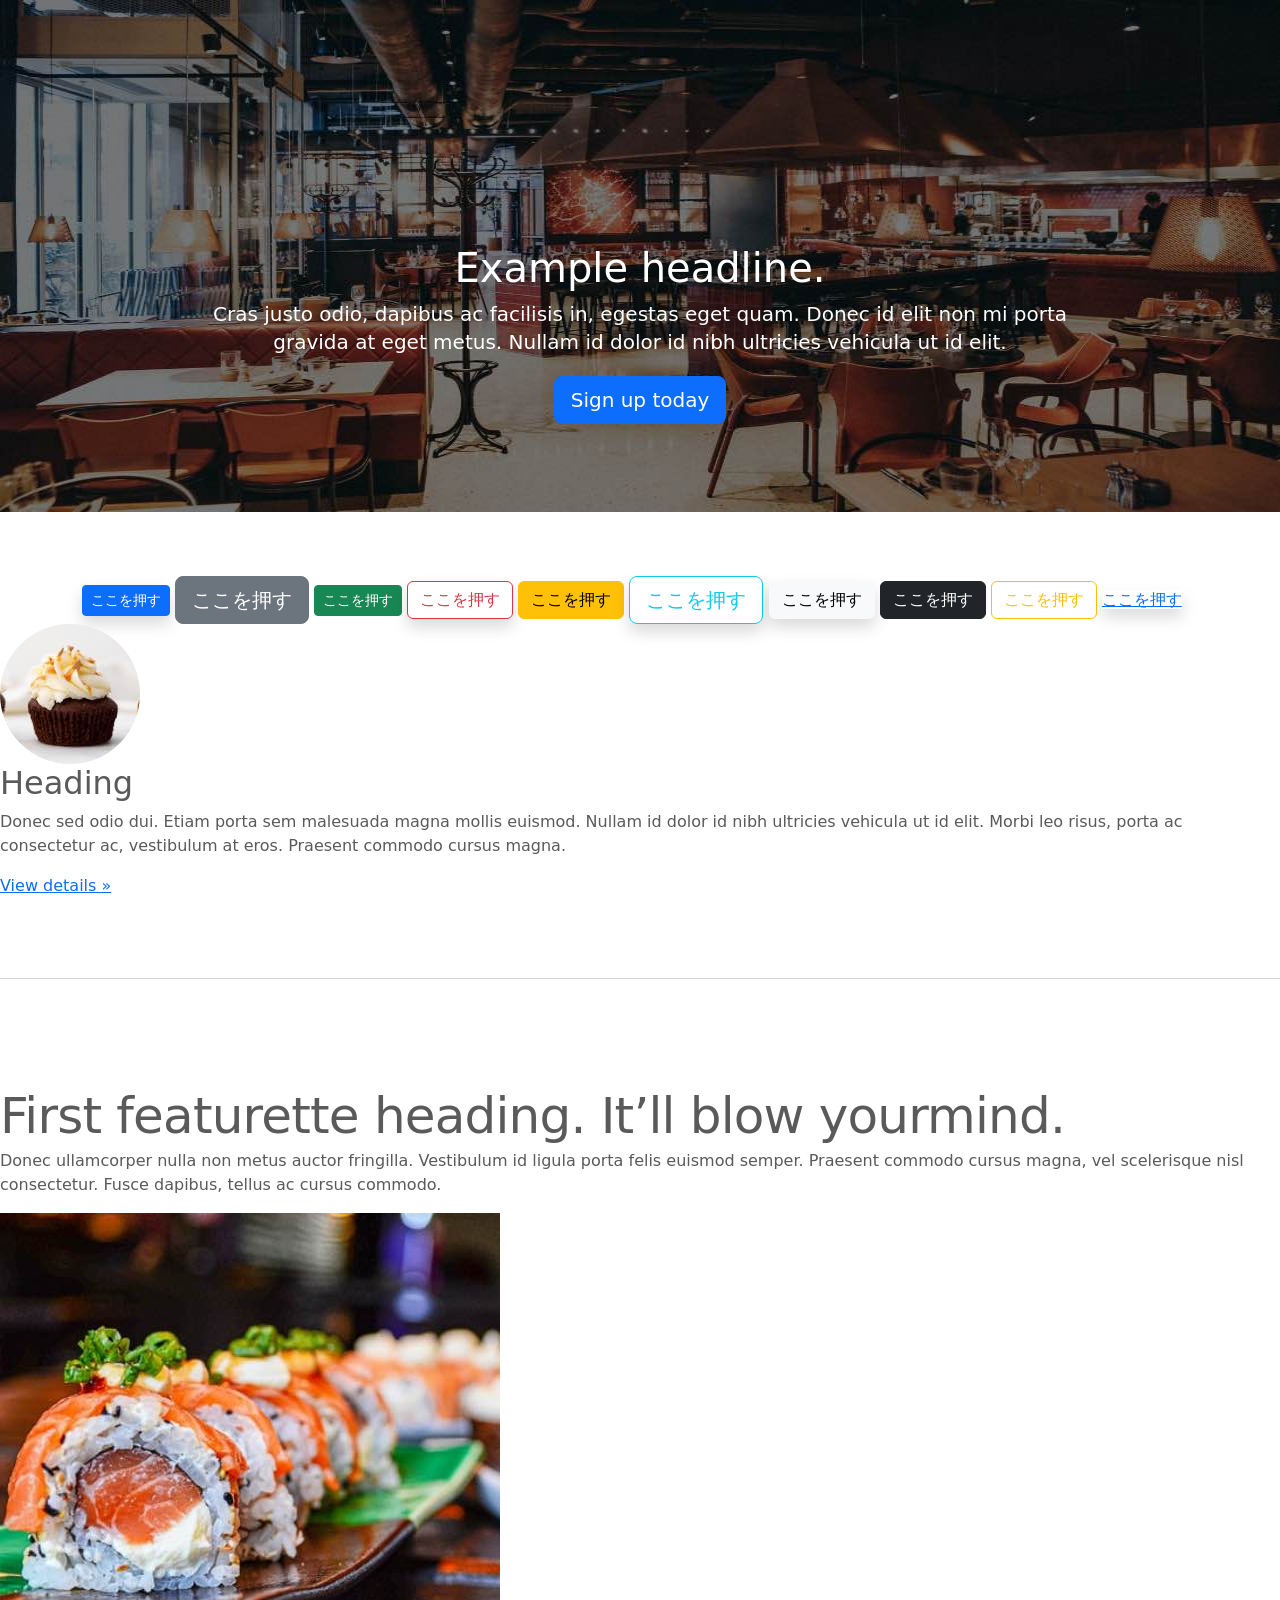
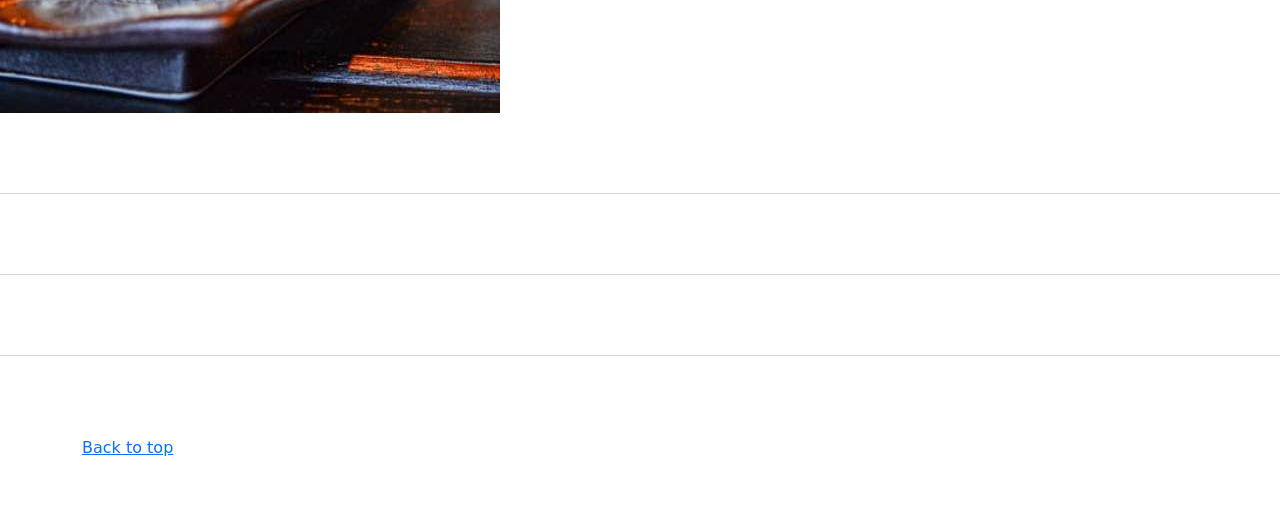
<file: kadai_004/index_for_student.html>
<!doctype html>
<html lang="en">
  <head>
    <meta charset="utf-8">
    <meta name="viewport" content="width=device-width, initial-scale=1">
    <meta name="description" content="">
    <meta name="author" content="Mark Otto, Jacob Thornton, and Bootstrap contributors">
    <meta name="generator" content="Hugo 0.79.0">
    <title>Carousel Template · Bootstrap v5.0</title>
    <link rel="canonical" href="https://getbootstrap.com/docs/5.0/examples/carousel/">
    <!-- ************************************************ bootstrap.min.cssの読み込み -->
    <link href="https://cdn.jsdelivr.net/npm/bootstrap@5.0.0-beta1/dist/css/bootstrap.min.css" rel="stylesheet" integrity="sha384-giJF6kkoqNQ00vy+HMDP7azOuL0xtbfIcaT9wjKHr8RbDVddVHyTfAAsrekwKmP1" crossorigin="anonymous">
   <!-- ************************************************ carousel.cssの読み込み -->
    <link href="carousel.css" rel="stylesheet">
    <!-- ************************************************ bootstrap.bundle.min.jsの読み込み -->
    <script src="https://cdn.jsdelivr.net/npm/bootstrap@5.0.0-beta1/dist/js/bootstrap.bundle.min.js" integrity="sha384-ygbV9kiqUc6oa4msXn9868pTtWMgiQaeYH7/t7LECLbyPA2x65Kgf80OJFdroafW" crossorigin="anonymous" defer></script>
   </head>
  <body>
    <main>
      <!-- ************************************************ カールセル開始 -->
      <!-- <div id="myCarousel" class="carousel slide" data-bs-ride="carousel"> -->
      <div id="myCarousel" class="carousel slide" data-bs-ride="carousel">
        <!-- <div class="carousel-inner"> -->
        <div class="carousel-inner">
          <!-- <div class="carousel-item active"> -->
          <div class="carousel-item active">
            <img src="img/top_1.jpg" alt="サンプル画像1">
            <div class="container">
              <!-- <div class="carousel-caption"> -->
              <div class="carousel-caption">
                <h1>Example headline.</h1>
                <p>Cras justo odio, dapibus ac facilisis in, egestas eget quam. Donec id elit non mi porta gravida at eget
                  metus. Nullam id dolor id nibh ultricies vehicula ut id elit.</p>
                <!-- <p><a class="btn btn-lg btn-primary" href="#" role="button">Sign up today</a></p> -->
                <p><a class="btn btn-lg btn-primary" href="#" role="button">Sign up today</a></p>
            </div>
            </div>
          </div>
        </div>
      </div>
      <!-- ************************************************ カールセル終了 -->
      <div class="container">

        <style>
          .button-test {
         }
        </style>

       <!-- buttonテスト -->
        <button class="btn-primary btn btn-sm shadow">ここを押す</button>
        <button class="btn-secondary btn btn-lg">ここを押す</button>
        <button class="btn-success btn btn-sm">ここを押す</button>
        <button class="btn-outline-danger btn shadow">ここを押す</button>
        <button class="btn-warning btn">ここを押す</button>
        <button class="btn-outline-info btn btn-lg shadow">ここを押す</button>
        <button class="btn-light btn shadow">ここを押す</button>
        <button class="btn-dark btn ">ここを押す</button>
        <button class="btn-outline-warning btn">ここを押す</button>
        <a href="" class="btn-info btn-sm shadow">ここを押す</a>
    </div>
      <!-- <div class="container marketing"> -->
      <div class="">
        <!-- <div class="row"> -->
        <div class="">
          <!-- <div class="col-lg-4"> -->
          <div class="">
            <img src="img/cake.jpg" class="rounded-circle" alt="サンプル画像2">
            <h2>Heading</h2>
            <p>Donec sed odio dui. Etiam porta sem malesuada magna mollis euismod. Nullam id dolor id nibh ultricies
              vehicula ut id elit. Morbi leo risus, porta ac consectetur ac, vestibulum at eros. Praesent commodo cursus
              magna.</p>
            <!-- <p><a class="btn btn-secondary" href="#" role="button">View details &raquo;</a></p> -->
            <p><a class="" href="#" role="button">View details &raquo;</a></p>
          </div>
        </div>
        <hr class="featurette-divider">
        <!-- <div class="row"> -->
        <div class="">
          <!-- <div class="col-md-7"> -->
          <div class="">
            <!-- <h2 class="featurette-heading">First featurette heading. <span class="text-muted">It’ll blow yourmind.</span> -->
            <h2 class="featurette-heading">First featurette heading. <span class="">It’ll blow yourmind.</span></h2>
            <!-- <p class="lead">Donec ullamcorper nulla non metus auctor fringilla. Vestibulum id ligula porta felis
              euismod
              semper. Praesent commodo cursus magna, vel scelerisque nisl consectetur. Fusce dapibus, tellus ac cursus
              commodo.</p> -->
            <p class="">
              Donec ullamcorper nulla non metus auctor fringilla. Vestibulum id ligula porta felis
              euismod
              semper. Praesent commodo cursus magna, vel scelerisque nisl consectetur. Fusce dapibus, tellus ac cursus
              commodo.
            </p>
          </div>
          <!-- <div class="col-md-5"> -->
          <div class="">
            <!-- <img src="img/sushi.jpg" class="img-fluid" alt=""> -->
            <img src="img/sushi.jpg" class="" alt="サンプル画像3">
          </div>
        </div>
        <hr class="featurette-divider">
        <!-- ここにもう一つ左右を反転させたものを作ります。 -->
        <hr class="featurette-divider">
        <!-- ここにもう一つ左右を反転させたものを作ります。 -->
        <hr class="featurette-divider">
        <footer class="container">
          <!-- <p class="float-end"><a href="#">Back to top</a></p> -->
          <p class=""><a href="#">Back to top</a></p>
        </footer>
      </div>
    </main>
  </body>

</html>
</file>
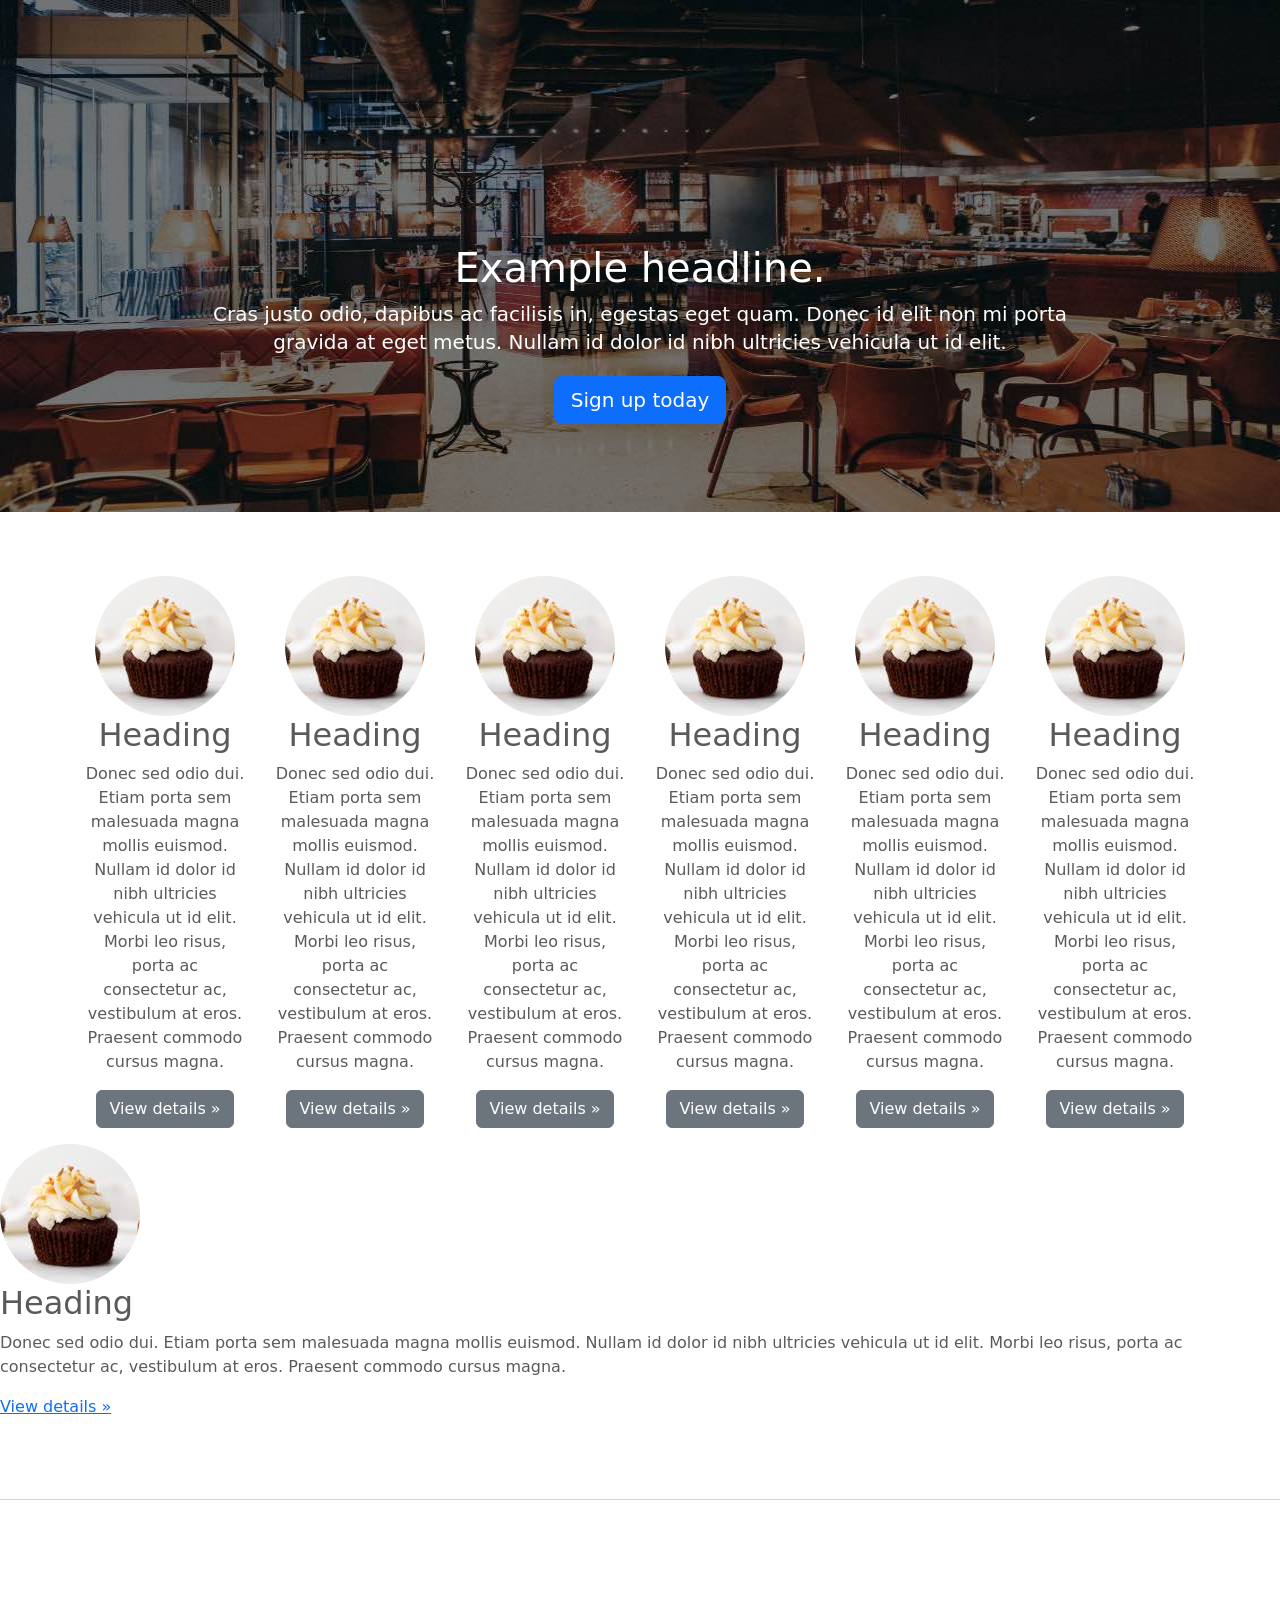
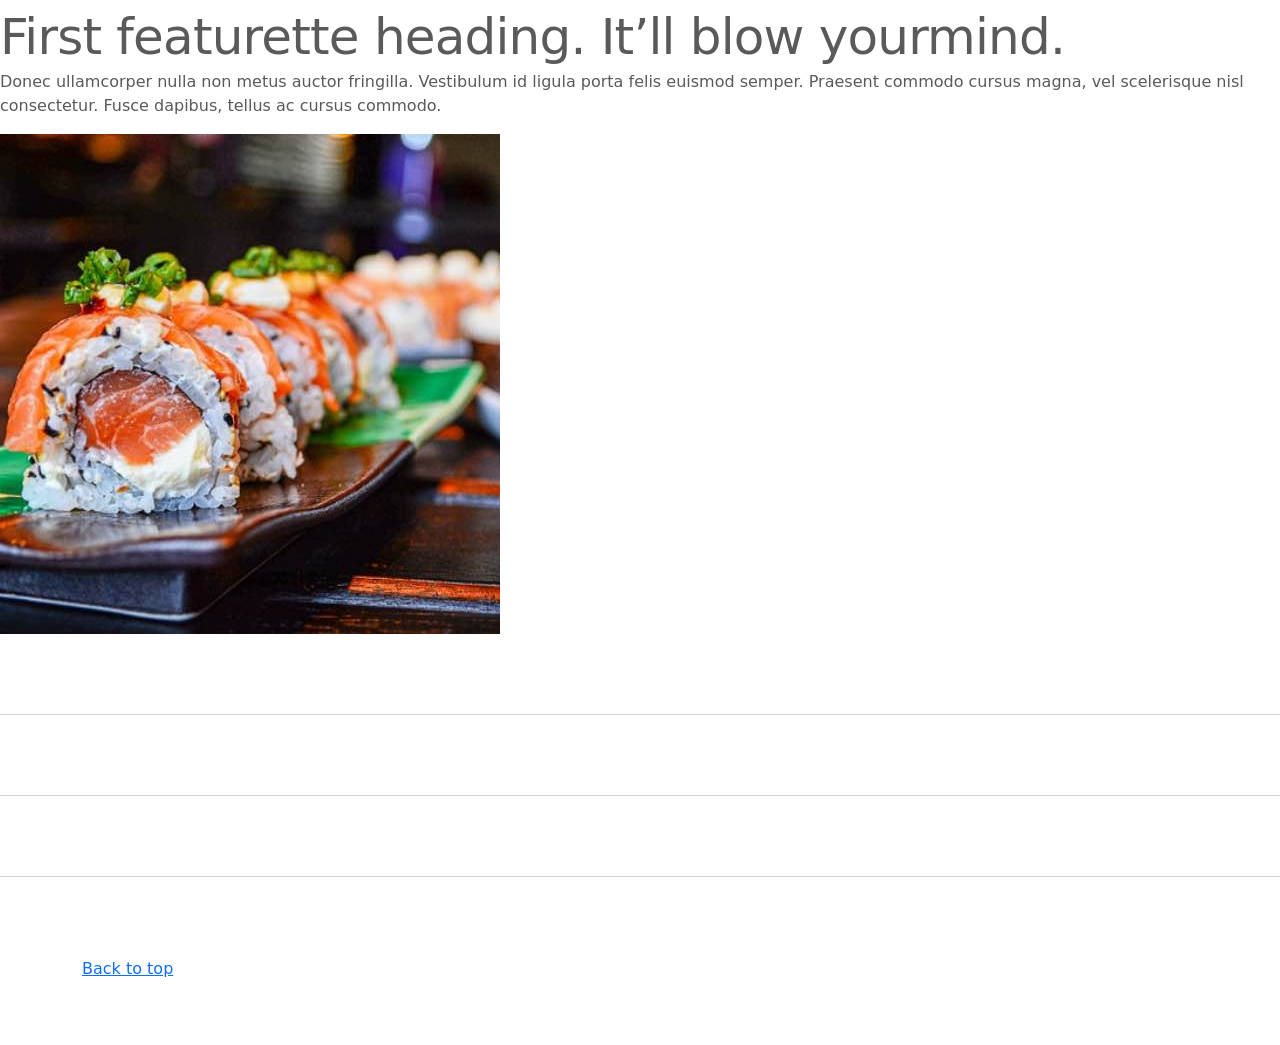
<file: kadai_005/index_for_student.html>
<!doctype html>
<html lang="en">
  <head>
    <meta charset="utf-8">
    <meta name="viewport" content="width=device-width, initial-scale=1">
    <meta name="description" content="">
    <meta name="author" content="Mark Otto, Jacob Thornton, and Bootstrap contributors">
    <meta name="generator" content="Hugo 0.79.0">
    <title>Carousel Template · Bootstrap v5.0</title>
    <link rel="canonical" href="https://getbootstrap.com/docs/5.0/examples/carousel/">
    <!-- ************************************************ bootstrap.min.cssの読み込み -->
    <link href="https://cdn.jsdelivr.net/npm/bootstrap@5.0.0-beta1/dist/css/bootstrap.min.css" rel="stylesheet" integrity="sha384-giJF6kkoqNQ00vy+HMDP7azOuL0xtbfIcaT9wjKHr8RbDVddVHyTfAAsrekwKmP1" crossorigin="anonymous">
   <!-- ************************************************ carousel.cssの読み込み -->
    <link href="carousel.css" rel="stylesheet">
    <!-- ************************************************ bootstrap.bundle.min.jsの読み込み -->
    <script src="https://cdn.jsdelivr.net/npm/bootstrap@5.0.0-beta1/dist/js/bootstrap.bundle.min.js" integrity="sha384-ygbV9kiqUc6oa4msXn9868pTtWMgiQaeYH7/t7LECLbyPA2x65Kgf80OJFdroafW" crossorigin="anonymous" defer></script>
   </head>
  <body>
    <main>
      <!-- ************************************************ カールセル開始 -->
      <!-- <div id="myCarousel" class="carousel slide" data-bs-ride="carousel"> -->
      <div id="myCarousel" class="carousel slide" data-bs-ride="carousel">
        <!-- <div class="carousel-inner"> -->
        <div class="carousel-inner">
          <!-- <div class="carousel-item active"> -->
          <div class="carousel-item active">
            <img src="img/top_1.jpg" alt="サンプル画像1">
            <div class="container">
              <!-- <div class="carousel-caption"> -->
              <div class="carousel-caption">
                <h1>Example headline.</h1>
                <p>Cras justo odio, dapibus ac facilisis in, egestas eget quam. Donec id elit non mi porta gravida at eget
                  metus. Nullam id dolor id nibh ultricies vehicula ut id elit.</p>
                <!-- <p><a class="btn btn-lg btn-primary" href="#" role="button">Sign up today</a></p> -->
                <p><a class="btn btn-lg btn-primary" href="#" role="button">Sign up today</a></p>
            </div>
            </div>
          </div>
        </div>
      </div>
      <!-- ************************************************ カールセル終了 -->

       <div class="container">
        <div class="row">
          <div class="col-md-2 col-6 text-center">
            <!-- start col-lg-4 -->
            <img src="img/cake.jpg" class="rounded-circle" alt="サンプル画像2">

            <h2>Heading</h2>
            <p>
              Donec sed odio dui. Etiam porta sem malesuada magna mollis 
              euismod. Nullam id dolor id nibh ultricies vehicula ut id elit. 
              Morbi leo risus, porta ac consectetur ac, vestibulum at eros. 
              Praesent commodo cursus magna.
            </p>
            <p><a class="btn btn-secondary" href="#" role="button">View details &raquo;</a></p>
          </div>
          <div class="col-md-2 col-6 text-center">
            <!-- start col-lg-4 -->
            <img src="img/cake.jpg" class="rounded-circle" alt="サンプル画像2">

            <h2>Heading</h2>
            <p>
              Donec sed odio dui. Etiam porta sem malesuada magna mollis 
              euismod. Nullam id dolor id nibh ultricies vehicula ut id elit. 
              Morbi leo risus, porta ac consectetur ac, vestibulum at eros. 
              Praesent commodo cursus magna.
            </p>
            <p><a class="btn btn-secondary" href="#" role="button">View details &raquo;</a></p>
          </div>
          <div class="col-md-2 col-6 text-center">
            <!-- start col-lg-4 -->
            <img src="img/cake.jpg" class="rounded-circle" alt="サンプル画像2">

            <h2>Heading</h2>
            <p>
              Donec sed odio dui. Etiam porta sem malesuada magna mollis 
              euismod. Nullam id dolor id nibh ultricies vehicula ut id elit. 
              Morbi leo risus, porta ac consectetur ac, vestibulum at eros. 
              Praesent commodo cursus magna.
            </p>
            <p><a class="btn btn-secondary" href="#" role="button">View details &raquo;</a></p>
          </div>
          <div class="col-md-2 col-6 text-center">
            <!-- start col-lg-4 -->
            <img src="img/cake.jpg" class="rounded-circle" alt="サンプル画像2">

            <h2>Heading</h2>
            <p>
              Donec sed odio dui. Etiam porta sem malesuada magna mollis 
              euismod. Nullam id dolor id nibh ultricies vehicula ut id elit. 
              Morbi leo risus, porta ac consectetur ac, vestibulum at eros. 
              Praesent commodo cursus magna.
            </p>
            <p><a class="btn btn-secondary" href="#" role="button">View details &raquo;</a></p>
          </div>
          <div class="col-md-2 col-6 text-center">
            <!-- start col-lg-4 -->
            <img src="img/cake.jpg" class="rounded-circle" alt="サンプル画像2">

            <h2>Heading</h2>
            <p>
              Donec sed odio dui. Etiam porta sem malesuada magna mollis 
              euismod. Nullam id dolor id nibh ultricies vehicula ut id elit. 
              Morbi leo risus, porta ac consectetur ac, vestibulum at eros. 
              Praesent commodo cursus magna.
            </p>
            <p><a class="btn btn-secondary" href="#" role="button">View details &raquo;</a></p>
          </div>
          <div class="col-md-2 col-6 text-center">
            <!-- start col-lg-4 -->
            <img src="img/cake.jpg" class="rounded-circle" alt="サンプル画像2">

            <h2>Heading</h2>
            <p>
              Donec sed odio dui. Etiam porta sem malesuada magna mollis 
              euismod. Nullam id dolor id nibh ultricies vehicula ut id elit. 
              Morbi leo risus, porta ac consectetur ac, vestibulum at eros. 
              Praesent commodo cursus magna.
            </p>
            <p><a class="btn btn-secondary" href="#" role="button">View details &raquo;</a></p>
          </div>
        </div>
      </div>

      <!-- <div class="container marketing"> -->
      <div class="">
        <!-- <div class="row"> -->
        <div class="">
          <!-- <div class="col-lg-4"> -->
          <div class="">
            <img src="img/cake.jpg" class="rounded-circle" alt="サンプル画像2">
            <h2>Heading</h2>
            <p>Donec sed odio dui. Etiam porta sem malesuada magna mollis euismod. Nullam id dolor id nibh ultricies
              vehicula ut id elit. Morbi leo risus, porta ac consectetur ac, vestibulum at eros. Praesent commodo cursus
              magna.</p>
            <!-- <p><a class="btn btn-secondary" href="#" role="button">View details &raquo;</a></p> -->
            <p><a class="" href="#" role="button">View details &raquo;</a></p>
          </div>
        </div>
        <hr class="featurette-divider">
        <!-- <div class="row"> -->
        <div class="">
          <!-- <div class="col-md-7"> -->
          <div class="">
            <!-- <h2 class="featurette-heading">First featurette heading. <span class="text-muted">It’ll blow yourmind.</span> -->
            <h2 class="featurette-heading">First featurette heading. <span class="">It’ll blow yourmind.</span></h2>
            <!-- <p class="lead">Donec ullamcorper nulla non metus auctor fringilla. Vestibulum id ligula porta felis
              euismod
              semper. Praesent commodo cursus magna, vel scelerisque nisl consectetur. Fusce dapibus, tellus ac cursus
              commodo.</p> -->
            <p class="">
              Donec ullamcorper nulla non metus auctor fringilla. Vestibulum id ligula porta felis
              euismod
              semper. Praesent commodo cursus magna, vel scelerisque nisl consectetur. Fusce dapibus, tellus ac cursus
              commodo.
            </p>
          </div>
          <!-- <div class="col-md-5"> -->
          <div class="">
            <!-- <img src="img/sushi.jpg" class="img-fluid" alt=""> -->
            <img src="img/sushi.jpg" class="" alt="サンプル画像3">
          </div>
        </div>
        <hr class="featurette-divider">
        <!-- ここにもう一つ左右を反転させたものを作ります。 -->
        <hr class="featurette-divider">
        <!-- ここにもう一つ左右を反転させたものを作ります。 -->
        <hr class="featurette-divider">
        <footer class="container">
          <!-- <p class="float-end"><a href="#">Back to top</a></p> -->
          <p class=""><a href="#">Back to top</a></p>
        </footer>
      </div>
    </main>
  </body>

</html>
</file>
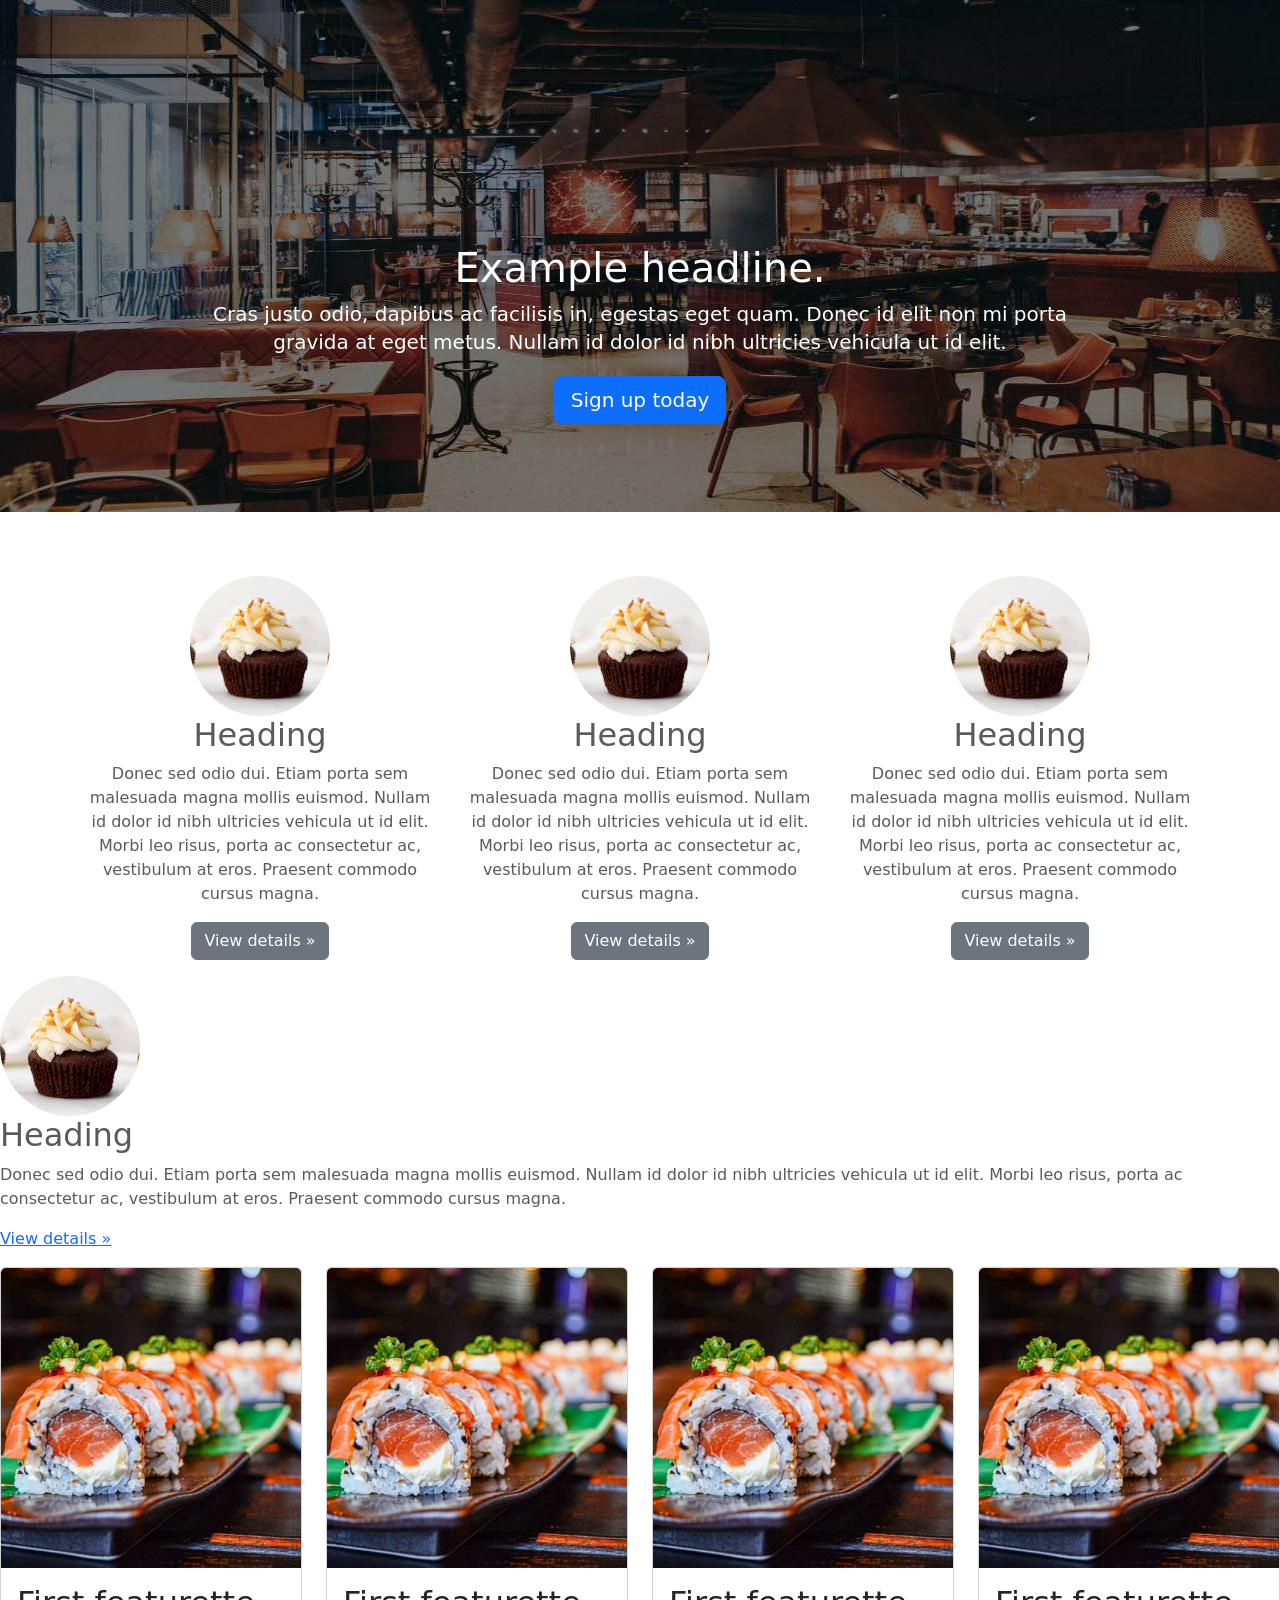
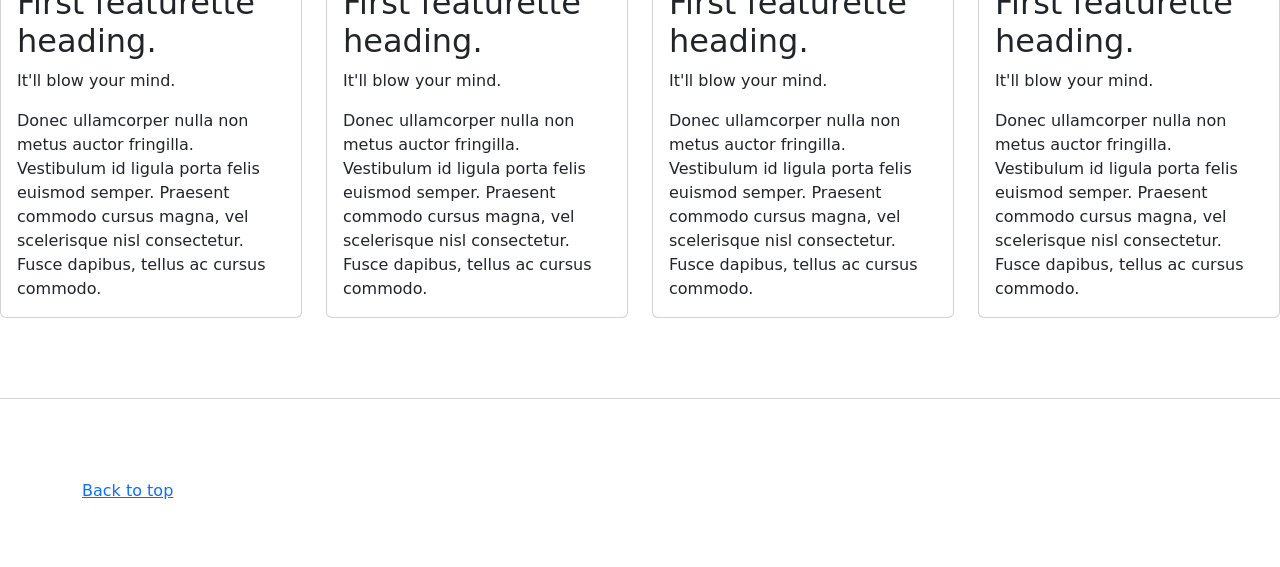
<file: kadai_006/index_for_student.html>
<!doctype html>
<html lang="en">
  <head>
    <meta charset="utf-8">
    <meta name="viewport" content="width=device-width, initial-scale=1">
    <meta name="description" content="">
    <meta name="author" content="Mark Otto, Jacob Thornton, and Bootstrap contributors">
    <meta name="generator" content="Hugo 0.79.0">
    <title>Carousel Template · Bootstrap v5.0</title>
    <link rel="canonical" href="https://getbootstrap.com/docs/5.0/examples/carousel/">
    <!-- ************************************************ bootstrap.min.cssの読み込み -->
    <link href="https://cdn.jsdelivr.net/npm/bootstrap@5.0.0-beta1/dist/css/bootstrap.min.css" rel="stylesheet" integrity="sha384-giJF6kkoqNQ00vy+HMDP7azOuL0xtbfIcaT9wjKHr8RbDVddVHyTfAAsrekwKmP1" crossorigin="anonymous">
   <!-- ************************************************ carousel.cssの読み込み -->
    <link href="carousel.css" rel="stylesheet">
    <!-- ************************************************ bootstrap.bundle.min.jsの読み込み -->
    <script src="https://cdn.jsdelivr.net/npm/bootstrap@5.0.0-beta1/dist/js/bootstrap.bundle.min.js" integrity="sha384-ygbV9kiqUc6oa4msXn9868pTtWMgiQaeYH7/t7LECLbyPA2x65Kgf80OJFdroafW" crossorigin="anonymous" defer></script>
   </head>
  <body>
    <main>
      <!-- ************************************************ カールセル開始 -->
      <!-- <div id="myCarousel" class="carousel slide" data-bs-ride="carousel"> -->
      <div id="myCarousel" class="carousel slide" data-bs-ride="carousel">
        <!-- <div class="carousel-inner"> -->
        <div class="carousel-inner">
          <!-- <div class="carousel-item active"> -->
          <div class="carousel-item active">
            <img src="img/top_1.jpg" alt="サンプル画像1">
            <div class="container">
              <!-- <div class="carousel-caption"> -->
              <div class="carousel-caption">
                <h1>Example headline.</h1>
                <p>Cras justo odio, dapibus ac facilisis in, egestas eget quam. Donec id elit non mi porta gravida at eget
                  metus. Nullam id dolor id nibh ultricies vehicula ut id elit.</p>
                <!-- <p><a class="btn btn-lg btn-primary" href="#" role="button">Sign up today</a></p> -->
                <p><a class="btn btn-lg btn-primary" href="#" role="button">Sign up today</a></p>
            </div>
            </div>
          </div>
        </div>
      </div>
      <!-- ************************************************ カールセル終了 -->

       <div class="container">
        <div class="row">
          <div class="col-md-4 text-center">
            <!-- start col-lg-4 -->
            <img src="img/cake.jpg" class="rounded-circle" alt="サンプル画像2">

            <h2>Heading</h2>
            <p>
              Donec sed odio dui. Etiam porta sem malesuada magna mollis 
              euismod. Nullam id dolor id nibh ultricies vehicula ut id elit. 
              Morbi leo risus, porta ac consectetur ac, vestibulum at eros. 
              Praesent commodo cursus magna.
            </p>
            <p><a class="btn btn-secondary" href="#" role="button">View details &raquo;</a></p>
          </div>
          <div class="col-md-4 text-center">
            <!-- start col-lg-4 -->
            <img src="img/cake.jpg" class="rounded-circle" alt="サンプル画像2">

            <h2>Heading</h2>
            <p>
              Donec sed odio dui. Etiam porta sem malesuada magna mollis 
              euismod. Nullam id dolor id nibh ultricies vehicula ut id elit. 
              Morbi leo risus, porta ac consectetur ac, vestibulum at eros. 
              Praesent commodo cursus magna.
            </p>
            <p><a class="btn btn-secondary" href="#" role="button">View details &raquo;</a></p>
          </div>
          <div class="col-md-4 text-center">
            <!-- start col-lg-4 -->
            <img src="img/cake.jpg" class="rounded-circle" alt="サンプル画像2">

            <h2>Heading</h2>
            <p>
              Donec sed odio dui. Etiam porta sem malesuada magna mollis 
              euismod. Nullam id dolor id nibh ultricies vehicula ut id elit. 
              Morbi leo risus, porta ac consectetur ac, vestibulum at eros. 
              Praesent commodo cursus magna.
            </p>
            <p><a class="btn btn-secondary" href="#" role="button">View details &raquo;</a></p>
          </div>
        </div>
      </div>

      <!-- <div class="container marketing"> -->
      <div class="">
        <!-- <div class="row"> -->
        <div class="">
          <!-- <div class="col-lg-4"> -->
          <div class="">
            <img src="img/cake.jpg" class="rounded-circle" alt="サンプル画像2">
            <h2>Heading</h2>
            <p>Donec sed odio dui. Etiam porta sem malesuada magna mollis euismod. Nullam id dolor id nibh ultricies
              vehicula ut id elit. Morbi leo risus, porta ac consectetur ac, vestibulum at eros. Praesent commodo cursus
              magna.</p>
            <!-- <p><a class="btn btn-secondary" href="#" role="button">View details &raquo;</a></p> -->
            <p><a class="" href="#" role="button">View details &raquo;</a></p>
          </div>
        </div>
        <!-- お寿司部分開始 -->

<!-- ここからコードを変更しカードデザインに変更してください -->
      <div class="row row-cols-1 row-cols-md-4 g-4">
        <div class="col">
          <div class="card h-100">
            <img src="img/sushi.jpg" class="card-img-top" alt="サンプル画像3">
            <div class="card-body">
              <h2 class="card-title">First featurette heading. </h2>
              <p class="card-text">It'll blow your mind.</p>
              <p class="card-text">Donec ullamcorper nulla non metus auctor fringilla. Vestibulum id ligula porta felis
                euismod
                semper. Praesent commodo cursus magna, vel scelerisque nisl consectetur. Fusce dapibus, tellus ac cursus
                commodo.</p>
            </div>
          </div>
        </div>
        <div class="col">
          <div class="card h-100">
            <img src="img/sushi.jpg" class="card-img-top" alt="サンプル画像3">
            <div class="card-body">
              <h2 class="card-title">First featurette heading. </h2>
              <p class="card-text">It'll blow your mind.</p>
              <p class="card-text">Donec ullamcorper nulla non metus auctor fringilla. Vestibulum id ligula porta felis
                euismod
                semper. Praesent commodo cursus magna, vel scelerisque nisl consectetur. Fusce dapibus, tellus ac cursus
                commodo.</p>
            </div>
          </div>
        </div>
        <div class="col">
          <div class="card h-100">
            <img src="img/sushi.jpg" class="card-img-top" alt="サンプル画像3">
            <div class="card-body">
              <h2 class="card-title">First featurette heading. </h2>
              <p class="card-text">It'll blow your mind.</p>
              <p class="card-text">Donec ullamcorper nulla non metus auctor fringilla. Vestibulum id ligula porta felis
                euismod
                semper. Praesent commodo cursus magna, vel scelerisque nisl consectetur. Fusce dapibus, tellus ac cursus
                commodo.</p>
            </div>
          </div>
        </div>
        <div class="col">
          <div class="card h-100">
            <img src="img/sushi.jpg" class="card-img-top" alt="サンプル画像3">
            <div class="card-body">
              <h2 class="card-title">First featurette heading. </h2>
              <p class="card-text">It'll blow your mind.</p>
              <p class="card-text">Donec ullamcorper nulla non metus auctor fringilla. Vestibulum id ligula porta felis
                euismod
                semper. Praesent commodo cursus magna, vel scelerisque nisl consectetur. Fusce dapibus, tellus ac cursus
                commodo.</p>
            </div>
          </div>
        </div>
      </div>
<!-- ここまで -->
      <!-- お寿司部分終了 -->
        <hr class="featurette-divider">
        <footer class="container">
          <!-- <p class="float-end"><a href="#">Back to top</a></p> -->
          <p class=""><a href="#">Back to top</a></p>
        </footer>
      </div>
    </main>
  </body>

</html>
</file>
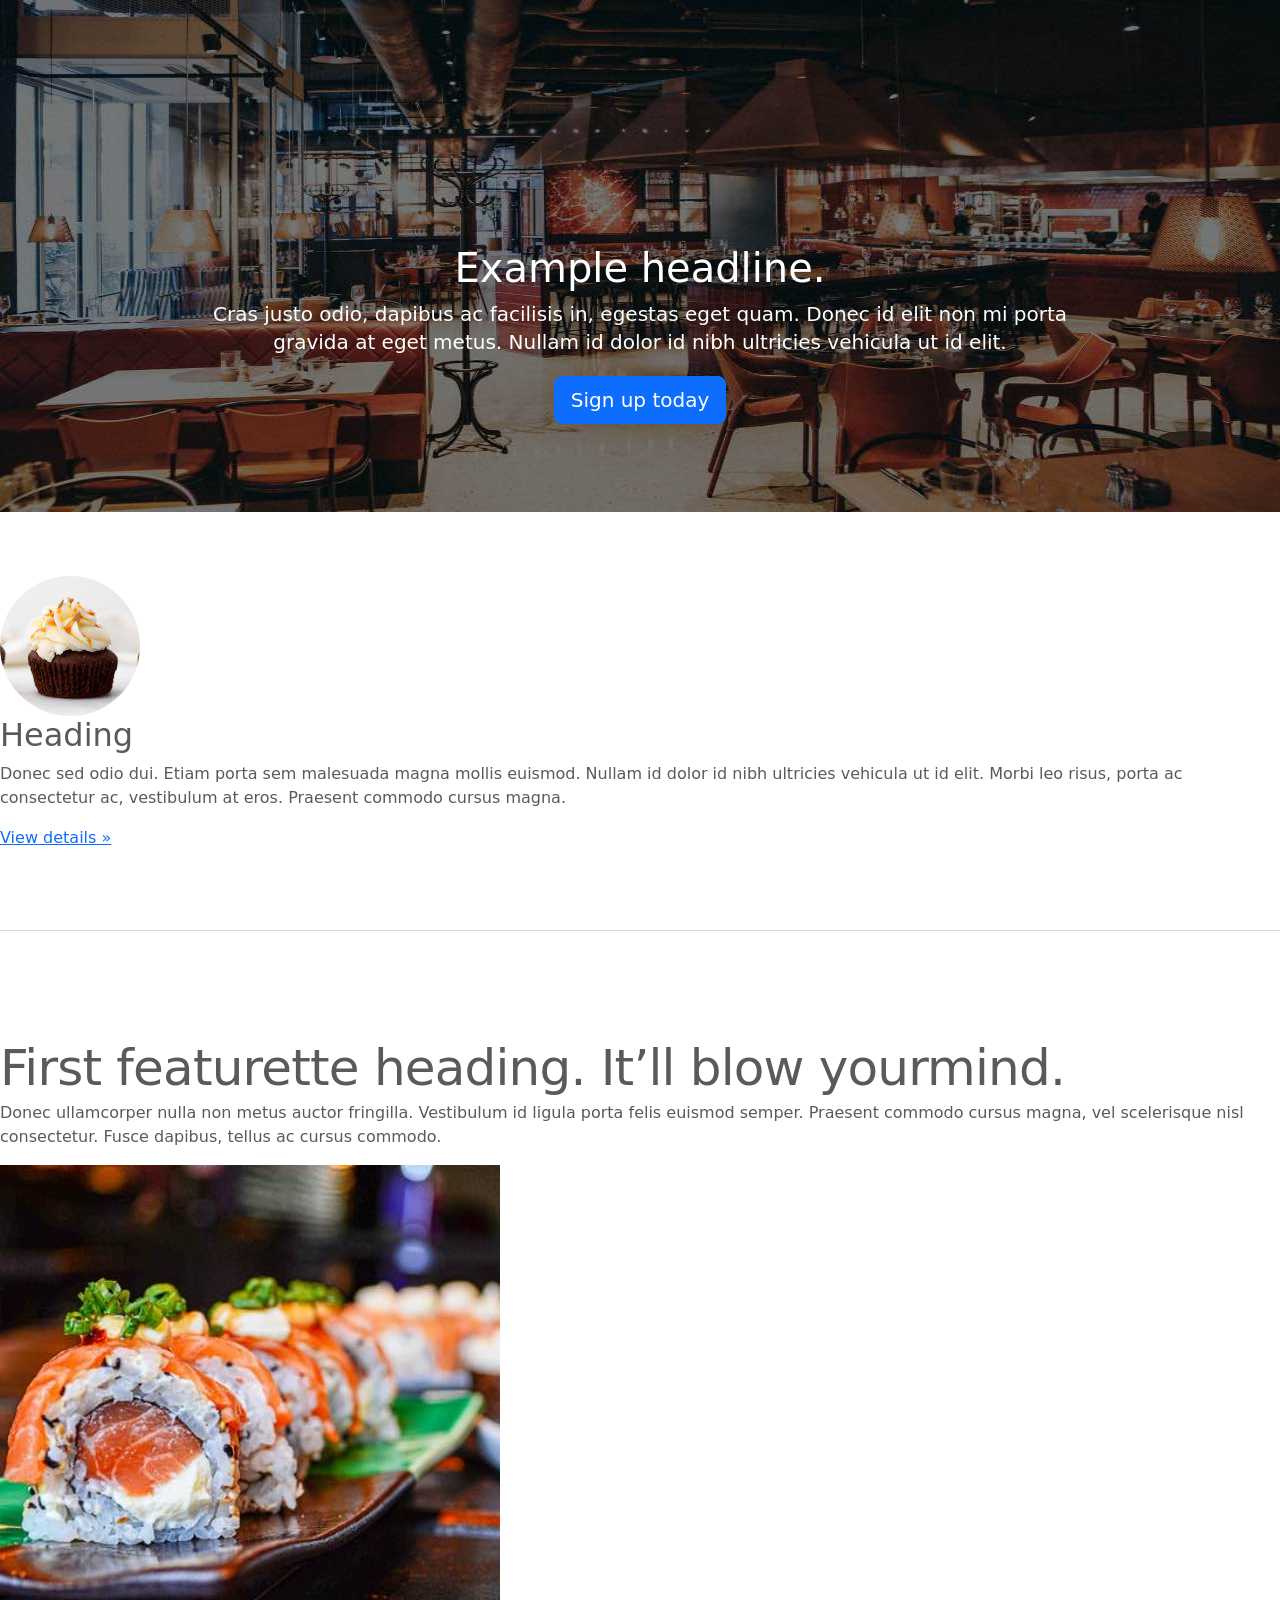
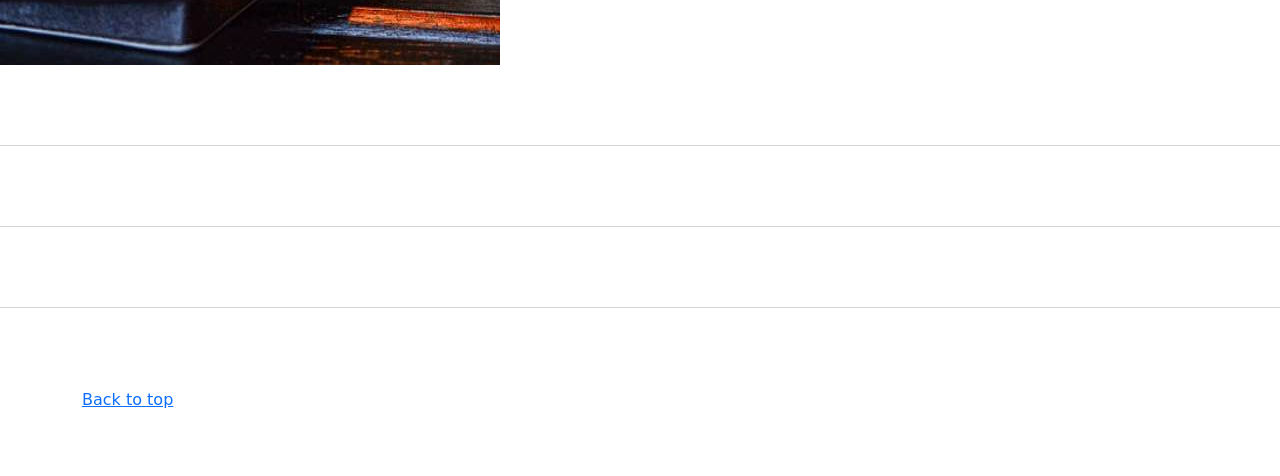
<file: kadai_03/index_for_student.html>
<!doctype html>
<html lang="en">
  <head>
    <meta charset="utf-8">
    <meta name="viewport" content="width=device-width, initial-scale=1">
    <meta name="description" content="">
    <meta name="author" content="Mark Otto, Jacob Thornton, and Bootstrap contributors">
    <meta name="generator" content="Hugo 0.79.0">
    <title>Carousel Template · Bootstrap v5.0</title>
    <link rel="canonical" href="https://getbootstrap.com/docs/5.0/examples/carousel/">
    <!-- ************************************************ bootstrap.min.cssの読み込み -->
    <link href="https://cdn.jsdelivr.net/npm/bootstrap@5.0.0-beta1/dist/css/bootstrap.min.css" rel="stylesheet" integrity="sha384-giJF6kkoqNQ00vy+HMDP7azOuL0xtbfIcaT9wjKHr8RbDVddVHyTfAAsrekwKmP1" crossorigin="anonymous">
   <!-- ************************************************ carousel.cssの読み込み -->
    <link href="carousel.css" rel="stylesheet">
    <!-- ************************************************ bootstrap.bundle.min.jsの読み込み -->
    <script src="https://cdn.jsdelivr.net/npm/bootstrap@5.0.0-beta1/dist/js/bootstrap.bundle.min.js" integrity="sha384-ygbV9kiqUc6oa4msXn9868pTtWMgiQaeYH7/t7LECLbyPA2x65Kgf80OJFdroafW" crossorigin="anonymous" defer></script>
   </head>
  <body>
    <main>
      <!-- ************************************************ カールセル開始 -->
      <!-- <div id="myCarousel" class="carousel slide" data-bs-ride="carousel"> -->
      <div id="carouselExampleSlidesOnly" class="carousel slide carousel-fade" data-bs-ride="carousel">
        <!-- <div class="carousel-inner"> -->
        <div class="carousel-inner">
          <div class="carousel-item active">
            <img src="img/top_1.jpg" class="d-block w-100" alt="...">
          </div>
          <div class="carousel-item">
            <img src="img/top_2.jpg" class="d-block w-100" alt="...">
          </div>
          <div class="carousel-item">
            <img src="img/top_3.jpg" class="d-block w-100" alt="...">
          </div>
          <!-- <div class="carousel-item active"> -->
            <div class="container">
              <!-- <div class="carousel-caption"> -->
              <div class="carousel-caption">
                <h1>Example headline.</h1>
                <p>Cras justo odio, dapibus ac facilisis in, egestas eget quam. Donec id elit non mi porta gravida at eget
                  metus. Nullam id dolor id nibh ultricies vehicula ut id elit.</p>
                <!-- <p><a class="btn btn-lg btn-primary" href="#" role="button">Sign up today</a></p> -->
                <p><a class="btn btn-lg btn-primary" href="#" role="button">Sign up today</a></p>
            </div>
          </div>
        </div>
      </div>
      <!-- ************************************************ カールセル終了 -->
      <!-- <div class="container marketing"> -->
      <div class="">
        <!-- <div class="row"> -->
        <div class="">
          <!-- <div class="col-lg-4"> -->
          <div class="">
            <img src="img/cake.jpg" class="rounded-circle" alt="サンプル画像2">
            <h2>Heading</h2>
            <p>Donec sed odio dui. Etiam porta sem malesuada magna mollis euismod. Nullam id dolor id nibh ultricies
              vehicula ut id elit. Morbi leo risus, porta ac consectetur ac, vestibulum at eros. Praesent commodo cursus
              magna.</p>
            <!-- <p><a class="btn btn-secondary" href="#" role="button">View details &raquo;</a></p> -->
            <p><a class="" href="#" role="button">View details &raquo;</a></p>
          </div>
        </div>
        <hr class="featurette-divider">
        <!-- <div class="row"> -->
        <div class="">
          <!-- <div class="col-md-7"> -->
          <div class="">
            <!-- <h2 class="featurette-heading">First featurette heading. <span class="text-muted">It’ll blow yourmind.</span> -->
            <h2 class="featurette-heading">First featurette heading. <span class="">It’ll blow yourmind.</span></h2>
            <!-- <p class="lead">Donec ullamcorper nulla non metus auctor fringilla. Vestibulum id ligula porta felis
              euismod
              semper. Praesent commodo cursus magna, vel scelerisque nisl consectetur. Fusce dapibus, tellus ac cursus
              commodo.</p> -->
            <p class="">
              Donec ullamcorper nulla non metus auctor fringilla. Vestibulum id ligula porta felis
              euismod
              semper. Praesent commodo cursus magna, vel scelerisque nisl consectetur. Fusce dapibus, tellus ac cursus
              commodo.
            </p>
          </div>
          <!-- <div class="col-md-5"> -->
          <div class="">
            <!-- <img src="img/sushi.jpg" class="img-fluid" alt=""> -->
            <img src="img/sushi.jpg" class="" alt="サンプル画像3">
          </div>
        </div>
        <hr class="featurette-divider">
        <!-- ここにもう一つ左右を反転させたものを作ります。 -->
        <hr class="featurette-divider">
        <!-- ここにもう一つ左右を反転させたものを作ります。 -->
        <hr class="featurette-divider">
        <footer class="container">
          <!-- <p class="float-end"><a href="#">Back to top</a></p> -->
          <p class=""><a href="#">Back to top</a></p>
        </footer>
      </div>
    </main>
  </body>

</html>
</file>
<file: code_for_design_comp/stylesheet/style.css>
/* ----------------------------------------------- 共通 */
html,
body {
  overflow-x: hidden;
}

body {
  color: #000000;
  font-family: 'Noto Sans JP', sans-serif;
  padding-bottom: 0;

}

p {
  line-height: 2.0em;
  font-weight: 100;
  font-style: normal;
  font-size: 14px;

}

.section_title {
  font-size: 36px;
  font-weight: 600;
}

.section_title::after {
  display: block;
  font-size: 14px;
  font-weight: 400;
  padding: 16px 0 16px;
  width: 100px;
  border-bottom: solid 1px #000000;
}

/* ----------------------------------------------- ナビゲーションバー */

.navbar_brand_logo {

  /* サイズを32pxの正方形へ変更 */
  width: 32px;
  height: 32px;

  /* imgはインライン要素なのでインラインブロックに設定 */
  display: inline-block;

  /* "SAMURAI KITCHEN" 文字との空白を15pxに設定 */
  margin-right: 15px;

}
/* カンマで区切ると複数のクラスに適用可能 */
.my_navbar_brand,
.my_nav_link {

  /* フォントサイズを16pxに設定 */
  font-size: 16px;

  /* フォントをserif体に設定 */
  font-family: 'Lora', serif;

  /* フォント色を黒色に設定 */
  color: #000000 !important;

}
/* Bootstrapのボタンに初期設定されている周囲のborder（枠線）を消す */
.navbar-toggler {
  padding: 0 !important;
  border: none;
}

/* ハンバーガーボタンがチェック状態である（押されている）とき、閉じるボタン（×）を表示する */
#hamburger_btn_check:checked~.hamburger_btn .btn_close {
  display: block;
}

/* ハンバーガーボタンがチェック状態である（押されている）とき、ハンバーガーボタンを表示しない */
#hamburger_btn_check:checked~.hamburger_btn .btn_open {
  display: none;
}

/* 最初に表示した時は、閉じるボタン（×）は表示しない */
.btn_close {
  display: none;
}

/* ハンバーガーボタンが押されているかを判断するためのチェックボックスは隠す */
#hamburger_btn_check {
  display: none;
}

/* ----------------------------------------------- カールセル */
.my_carousel_caption {
  font-size: 52px;
  padding-top: 1.25rem;
  padding-bottom: 1.25rem;
  color: #fff;
  text-align: center;
  font-family: 'Lora', serif;
  line-height: 1.5em;
}

.my_carousel_caption::before {
  content: url(../img/logoSymbol_White.png);
  display: block;
}

@media screen and (max-width:375px) {
  .my_carousel_caption {
    font-size: 27px;
  }
}

.carousel-item {
  height: 32rem;
}

.carousel-item>img {
  position: absolute;
  top: 0;
  left: 0;
  min-width: 100%;
  height: 32rem;
}
/* ----------------------------------------------- アバウト */

.about::after {
  content: "私たちについて";
}

.about_us_bg {
  background-color: #FFE6A5;
}

/* ----------------------------------------------- ギャラリー */
.gallery::after {
  content: "ギャラリー";
  margin: 0 auto 0;
}

/* ----------------------------------------------- メニュー */
.menu::after {
  content: "メニュー";
  margin: 0 auto 0;
}

.menu_title {
  font-size: 18px;
  font-weight: 600;
  font-style: normal;
}

.menu_price {
  font-size: 20px;
  font-weight: 400;
  font-family: 'Lora', serif;
}
/* ----------------------------------------------- レビュー */
.review_wrapper {
  background-image: url(../img/background-reviews.jpg);
  background-repeat: no-repeat;
  background-size: cover;
}

.review::after {
  content: "お客様の声";
  margin: 0 auto 0;
  border-bottom: solid 1px #FFFFFF;
}

.h_420 {
  height: 420px;
  position: relative;
}

.reviewer_img {
  width: 48px;
  height: 48px;
  border-radius: 50%;
  margin-right: 16px;
}

.star_img {
  width: 25px;
  height: 25px;
}

.fix_bottom {
  position: absolute;
  width: 80px;
  height: 44px;
  left: 24px;
  bottom: 24px;
}
/* ----------------------------------------------- アクセス */
.access::after {
  content: "アクセス";
  margin: 0 auto 0;
}

/* ----------------------------------------------- フッター */
#footer {
  background-color: #FAFAFA;
}

.copy_right {
  font-size: 14px;
  position: absolute;
  bottom: 1rem;
  left: 12px;
  display: flex;
}

.copy_right>p {
  margin-right: 5rem;
  margin-bottom: 0;
}

.copy_right>img.sns_img {
  height: 24px;
  width: 24px;
  margin-right: 10px;
  margin-top: 0;
}

.restaurant_info p {
  font-weight: 400;
  line-height: 1.5;
  font-size: 16px;
}

.restaurant_info img {
  width: 20px;
  height: 20px;
  margin-right: 10px;
  line-height: 1.5;
  margin-top: auto;
}

.footer_brand_logo {
  width: 64px;
  height: 64px;
  display: inline-block;
  margin-right: 15px;
}

.footer_text {
  font-size: 24px;
  font-family: 'Lora', serif;
}

@media screen and (max-width: 991px) {
  .footer_text,
  .copy_right {
    margin-top: 2rem;
    text-align: center;
    position: relative;
  }

  .copy_right>p,img {
    margin-right: 1rem;
    font-size: 14px;
    margin: 0;
    line-height: 35px;
  }
}
</file>
<file: kadai_015/stylesheet/style.css>
/* ----------------------------------------------- 共通 */
html,
body {
  overflow-x: hidden;
}

body {
  color: #000000;
  font-family: 'Noto Sans JP', sans-serif;
  padding-bottom: 0;

}

p {
  line-height: 2.0em;
  font-weight: 100;
  font-style: normal;
  font-size: 14px;

}

.section_title {
  font-size: 36px;
  font-weight: 600;
}

.section_title::after {
  display: block;
  font-size: 14px;
  font-weight: 400;
  padding: 16px 0 16px;
  width: 100px;
  border-bottom: solid 1px #000000;
}

/* ----------------------------------------------- ナビゲーションバー */

.navbar_brand_logo {

  /* サイズを32pxの正方形へ変更 */
  width: 32px;
  height: 32px;

  /* imgはインライン要素なのでインラインブロックに設定 */
  display: inline-block;

  /* "SAMURAI KITCHEN" 文字との空白を15pxに設定 */
  margin-right: 15px;

}
/* カンマで区切ると複数のクラスに適用可能 */
.my_navbar_brand,
.my_nav_link {

  /* フォントサイズを16pxに設定 */
  font-size: 16px;

  /* フォントをserif体に設定 */
  font-family: 'Lora', serif;

  /* フォント色を黒色に設定 */
  color: #000000 !important;

}
/* Bootstrapのボタンに初期設定されている周囲のborder（枠線）を消す */
.navbar-toggler {
  padding: 0 !important;
  border: none;
}

/* ハンバーガーボタンがチェック状態である（押されている）とき、閉じるボタン（×）を表示する */
#hamburger_btn_check:checked~.hamburger_btn .btn_close {
  display: block;
}

/* ハンバーガーボタンがチェック状態である（押されている）とき、ハンバーガーボタンを表示しない */
#hamburger_btn_check:checked~.hamburger_btn .btn_open {
  display: none;
}

/* 最初に表示した時は、閉じるボタン（×）は表示しない */
.btn_close {
  display: none;
}

/* ハンバーガーボタンが押されているかを判断するためのチェックボックスは隠す */
#hamburger_btn_check {
  display: none;
}

/* ----------------------------------------------- カールセル */
.my_carousel_caption {
  font-size: 52px;
  padding-top: 1.25rem;
  padding-bottom: 1.25rem;
  color: #fff;
  text-align: center;
  font-family: 'Lora', serif;
  line-height: 1.5em;
}

.my_carousel_caption::before {
  content: url(../img/logoSymbol_White.png);
  display: block;
}

@media screen and (max-width:375px) {
  .my_carousel_caption {
    font-size: 27px;
  }
}

.carousel-item {
  height: 32rem;
}

.carousel-item>img {
  position: absolute;
  top: 0;
  left: 0;
  min-width: 100%;
  height: 32rem;
}
/* ----------------------------------------------- アバウト */

.about::after {
  content: "私たちについて";
}

.about_us_bg {
  background-color: #FFE6A5;
}

/* ----------------------------------------------- ギャラリー */
.gallery::after {
  content: "ギャラリー";
  margin: 0 auto 0;
}

/* ----------------------------------------------- メニュー */
.menu::after {
  content: "メニュー";
  margin: 0 auto 0;
}

.menu_title {
  font-size: 18px;
  font-weight: 600;
  font-style: normal;
}

.menu_price {
  font-size: 20px;
  font-weight: 400;
  font-family: 'Lora', serif;
}
/* ----------------------------------------------- レビュー */
.review_wrapper {
  background-image: url(../img/background-reviews.jpg);
  background-repeat: no-repeat;
  background-size: cover;
}

.review::after {
  content: "お客様の声";
  margin: 0 auto 0;
  border-bottom: solid 1px #FFFFFF;
}

.h_420 {
  height: 420px;
  position: relative;
}

.reviewer_img {
  width: 48px;
  height: 48px;
  border-radius: 50%;
  margin-right: 16px;
}

.star_img {
  width: 25px;
  height: 25px;
}

.fix_bottom {
  position: absolute;
  width: 80px;
  height: 44px;
  left: 24px;
  bottom: 24px;
}
/* ----------------------------------------------- シェフ */

.chef::after {
  content: "シェフ";
}

.chef_us_bg {
  background-color: #fdf5e6;
}

.mb-2-3 {
  margin-bottom: 40px;
}
/* ----------------------------------------------- アクセス */
.access::after {
  content: "アクセス";
  margin: 0 auto 0;
}

/* ----------------------------------------------- フッター */
#footer {
  background-color: #FAFAFA;
}

.copy_right {
  font-size: 14px;
  position: absolute;
  bottom: 1rem;
  left: 12px;
  display: flex;
}

.copy_right>p {
  margin-right: 5rem;
  margin-bottom: 0;
}

.copy_right>img.sns_img {
  height: 24px;
  width: 24px;
  margin-right: 10px;
  margin-top: 0;
}

.restaurant_info p {
  font-weight: 400;
  line-height: 1.5;
  font-size: 16px;
}

.restaurant_info img {
  width: 20px;
  height: 20px;
  margin-right: 10px;
  line-height: 1.5;
  margin-top: auto;
}

.footer_brand_logo {
  width: 64px;
  height: 64px;
  display: inline-block;
  margin-right: 15px;
}

.footer_text {
  font-size: 24px;
  font-family: 'Lora', serif;
}

@media screen and (max-width: 991px) {
  .footer_text,
  .copy_right {
    margin-top: 2rem;
    text-align: center;
    position: relative;
  }

  .copy_right>p,img {
    margin-right: 1rem;
    font-size: 14px;
    margin: 0;
    line-height: 35px;
  }
}
</file>
<file: kadai_004/carousel.css>
/* ----------------------------------------------- 全体の文字色修正と下部の余白の調整 */
body {
  /* padding-top: 3rem; */
  padding-bottom: 3rem;
  color: #5a5a5a;
}

/* ----------------------------------------------- カルーセルのカスタマイズ */
.carousel {
  margin-bottom: 4rem;
}

.carousel-caption {
  bottom: 3rem;
  z-index: 10;
}

.carousel-item {
  height: 32rem;
}

.carousel-item > img {
  position: absolute;
  top: 0;
  left: 0;
  min-width: 100%;
  height: 32rem;
}

/* ----------------------------------------------- マーケティングコンテンツ */
.marketing .col-lg-4 {
  margin-bottom: 1.5rem;
  text-align: center;
}

.marketing h2 {
  font-weight: 400;
}

/* rtl:begin:ignore */
.marketing .col-lg-4 p {
  margin-right: .75rem;
  margin-left: .75rem;
}

/* rtl:end:ignore */

/* ----------------------------------------------- フィーチャーレット */
.featurette-divider {
  margin: 5rem 0;
  /* Space out the Bootstrap <hr> more */
}

.featurette-heading {
  font-weight: 300;
  line-height: 1;
  /* rtl:remove */
  letter-spacing: -.05rem;
}

/* ----------------------------------------------- レスポンシブデザイン */
@media (min-width: 40em) {
  .carousel-caption p {
    margin-bottom: 1.25rem;
    font-size: 1.25rem;
    line-height: 1.4;
  }

  .featurette-heading {
    font-size: 50px;
  }
}

@media (min-width: 62em) {
  .featurette-heading {
    margin-top: 7rem;
  }
}
</file>
<file: kadai_005/carousel.css>
/* ----------------------------------------------- 全体の文字色修正と下部の余白の調整 */
body {
  /* padding-top: 3rem; */
  padding-bottom: 3rem;
  color: #5a5a5a;
}

/* ----------------------------------------------- カルーセルのカスタマイズ */
.carousel {
  margin-bottom: 4rem;
}

.carousel-caption {
  bottom: 3rem;
  z-index: 10;
}

.carousel-item {
  height: 32rem;
}

.carousel-item > img {
  position: absolute;
  top: 0;
  left: 0;
  min-width: 100%;
  height: 32rem;
}

/* ----------------------------------------------- マーケティングコンテンツ */
.marketing .col-lg-4 {
  margin-bottom: 1.5rem;
  text-align: center;
}

.marketing h2 {
  font-weight: 400;
}

/* rtl:begin:ignore */
.marketing .col-lg-4 p {
  margin-right: .75rem;
  margin-left: .75rem;
}

/* rtl:end:ignore */

/* ----------------------------------------------- フィーチャーレット */
.featurette-divider {
  margin: 5rem 0;
  /* Space out the Bootstrap <hr> more */
}

.featurette-heading {
  font-weight: 300;
  line-height: 1;
  /* rtl:remove */
  letter-spacing: -.05rem;
}

/* ----------------------------------------------- レスポンシブデザイン */
@media (min-width: 40em) {
  .carousel-caption p {
    margin-bottom: 1.25rem;
    font-size: 1.25rem;
    line-height: 1.4;
  }

  .featurette-heading {
    font-size: 50px;
  }
}

@media (min-width: 62em) {
  .featurette-heading {
    margin-top: 7rem;
  }
}
</file>
<file: kadai_006/carousel.css>
/* ----------------------------------------------- 全体の文字色修正と下部の余白の調整 */
body {
  /* padding-top: 3rem; */
  padding-bottom: 3rem;
  color: #5a5a5a;
}

/* ----------------------------------------------- カルーセルのカスタマイズ */
.carousel {
  margin-bottom: 4rem;
}

.carousel-caption {
  bottom: 3rem;
  z-index: 10;
}

.carousel-item {
  height: 32rem;
}

.carousel-item > img {
  position: absolute;
  top: 0;
  left: 0;
  min-width: 100%;
  height: 32rem;
}

/* ----------------------------------------------- マーケティングコンテンツ */
.marketing .col-lg-4 {
  margin-bottom: 1.5rem;
  text-align: center;
}

.marketing h2 {
  font-weight: 400;
}

/* rtl:begin:ignore */
.marketing .col-lg-4 p {
  margin-right: .75rem;
  margin-left: .75rem;
}

/* rtl:end:ignore */

/* ----------------------------------------------- フィーチャーレット */
.featurette-divider {
  margin: 5rem 0;
  /* Space out the Bootstrap <hr> more */
}

.featurette-heading {
  font-weight: 300;
  line-height: 1;
  /* rtl:remove */
  letter-spacing: -.05rem;
}

/* ----------------------------------------------- レスポンシブデザイン */
@media (min-width: 40em) {
  .carousel-caption p {
    margin-bottom: 1.25rem;
    font-size: 1.25rem;
    line-height: 1.4;
  }

  .featurette-heading {
    font-size: 50px;
  }
}

@media (min-width: 62em) {
  .featurette-heading {
    margin-top: 7rem;
  }
}
</file>
<file: kadai_03/carousel.css>
/* ----------------------------------------------- 全体の文字色修正と下部の余白の調整 */
body {
  /* padding-top: 3rem; */
  padding-bottom: 3rem;
  color: #5a5a5a;
}

/* ----------------------------------------------- カルーセルのカスタマイズ */
.carousel {
  margin-bottom: 4rem;
}

.carousel-caption {
  bottom: 3rem;
  z-index: 10;
}

.carousel-item {
  height: 32rem;
}

.carousel-item > img {
  position: absolute;
  top: 0;
  left: 0;
  min-width: 100%;
  height: 32rem;
}

/* ----------------------------------------------- マーケティングコンテンツ */
.marketing .col-lg-4 {
  margin-bottom: 1.5rem;
  text-align: center;
}

.marketing h2 {
  font-weight: 400;
}

/* rtl:begin:ignore */
.marketing .col-lg-4 p {
  margin-right: .75rem;
  margin-left: .75rem;
}

/* rtl:end:ignore */

/* ----------------------------------------------- フィーチャーレット */
.featurette-divider {
  margin: 5rem 0;
  /* Space out the Bootstrap <hr> more */
}

.featurette-heading {
  font-weight: 300;
  line-height: 1;
  /* rtl:remove */
  letter-spacing: -.05rem;
}

/* ----------------------------------------------- レスポンシブデザイン */
@media (min-width: 40em) {
  .carousel-caption p {
    margin-bottom: 1.25rem;
    font-size: 1.25rem;
    line-height: 1.4;
  }

  .featurette-heading {
    font-size: 50px;
  }
}

@media (min-width: 62em) {
  .featurette-heading {
    margin-top: 7rem;
  }
}
</file>
